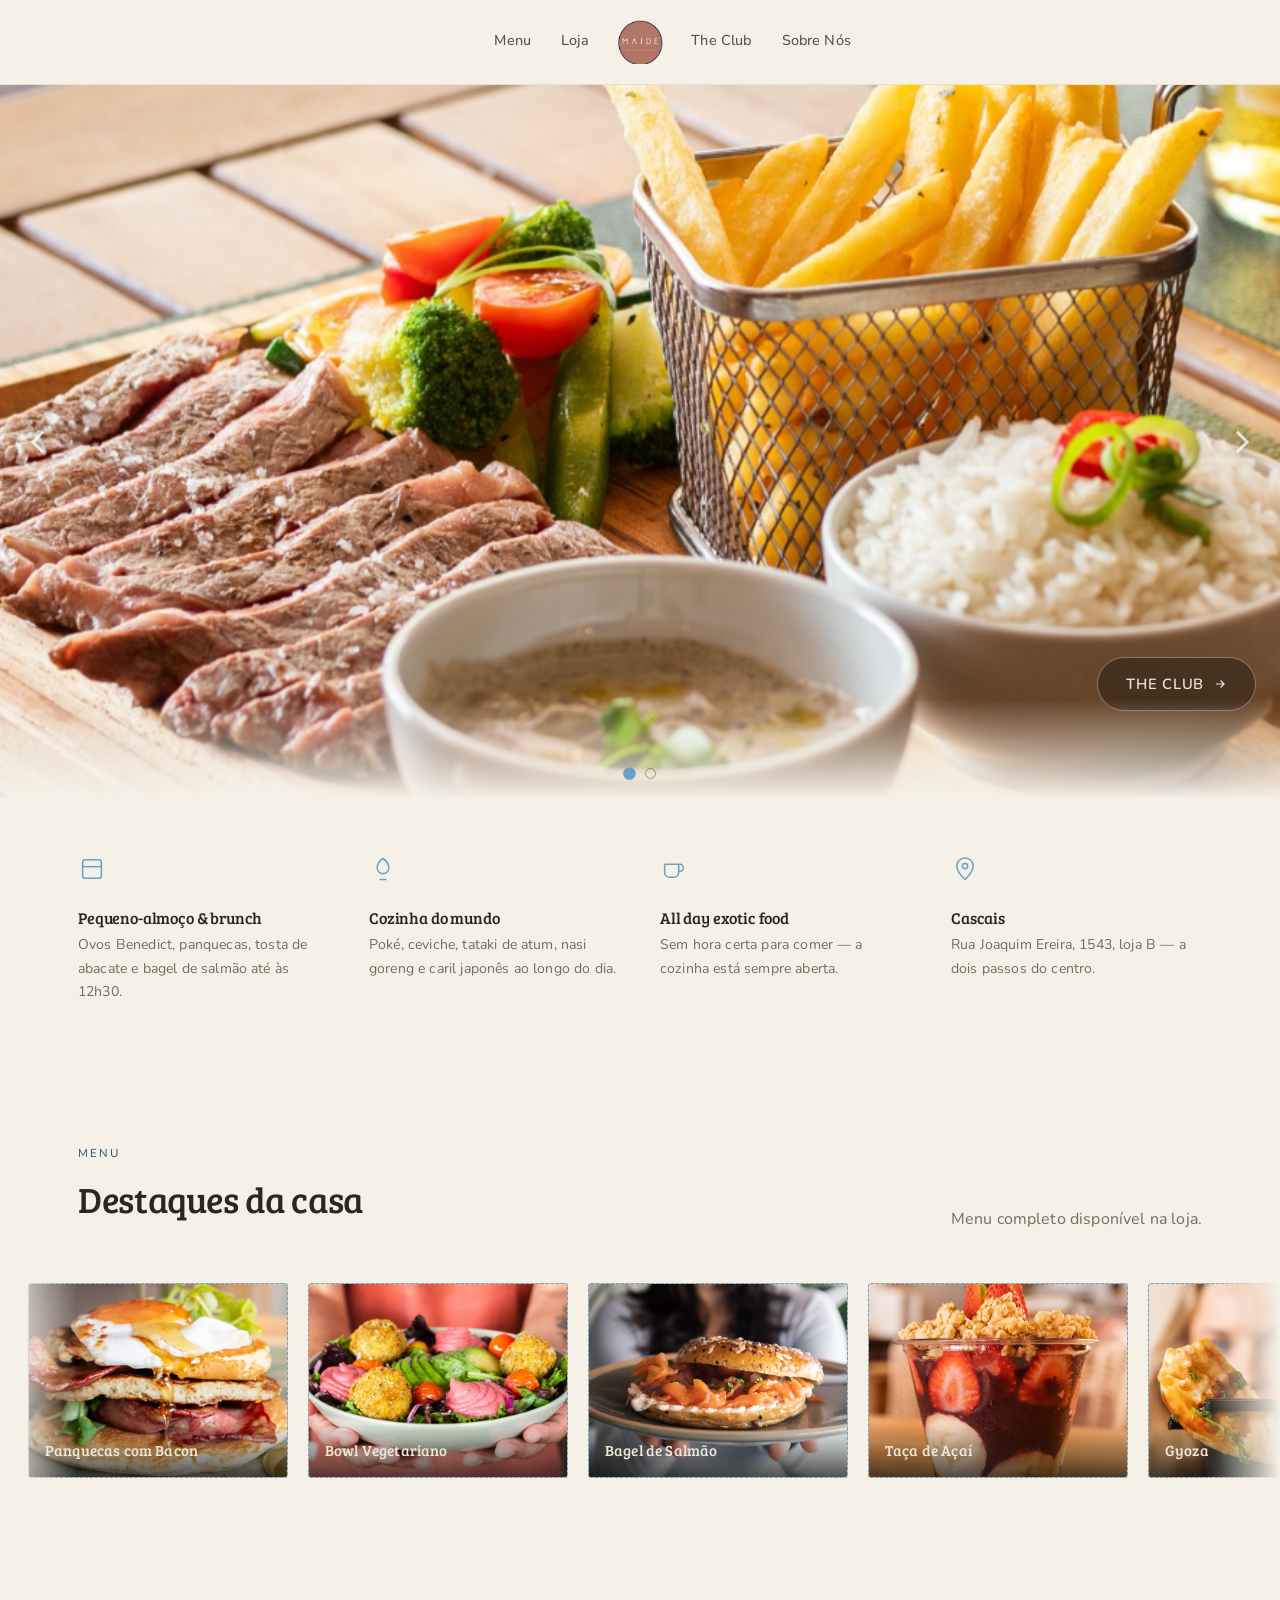
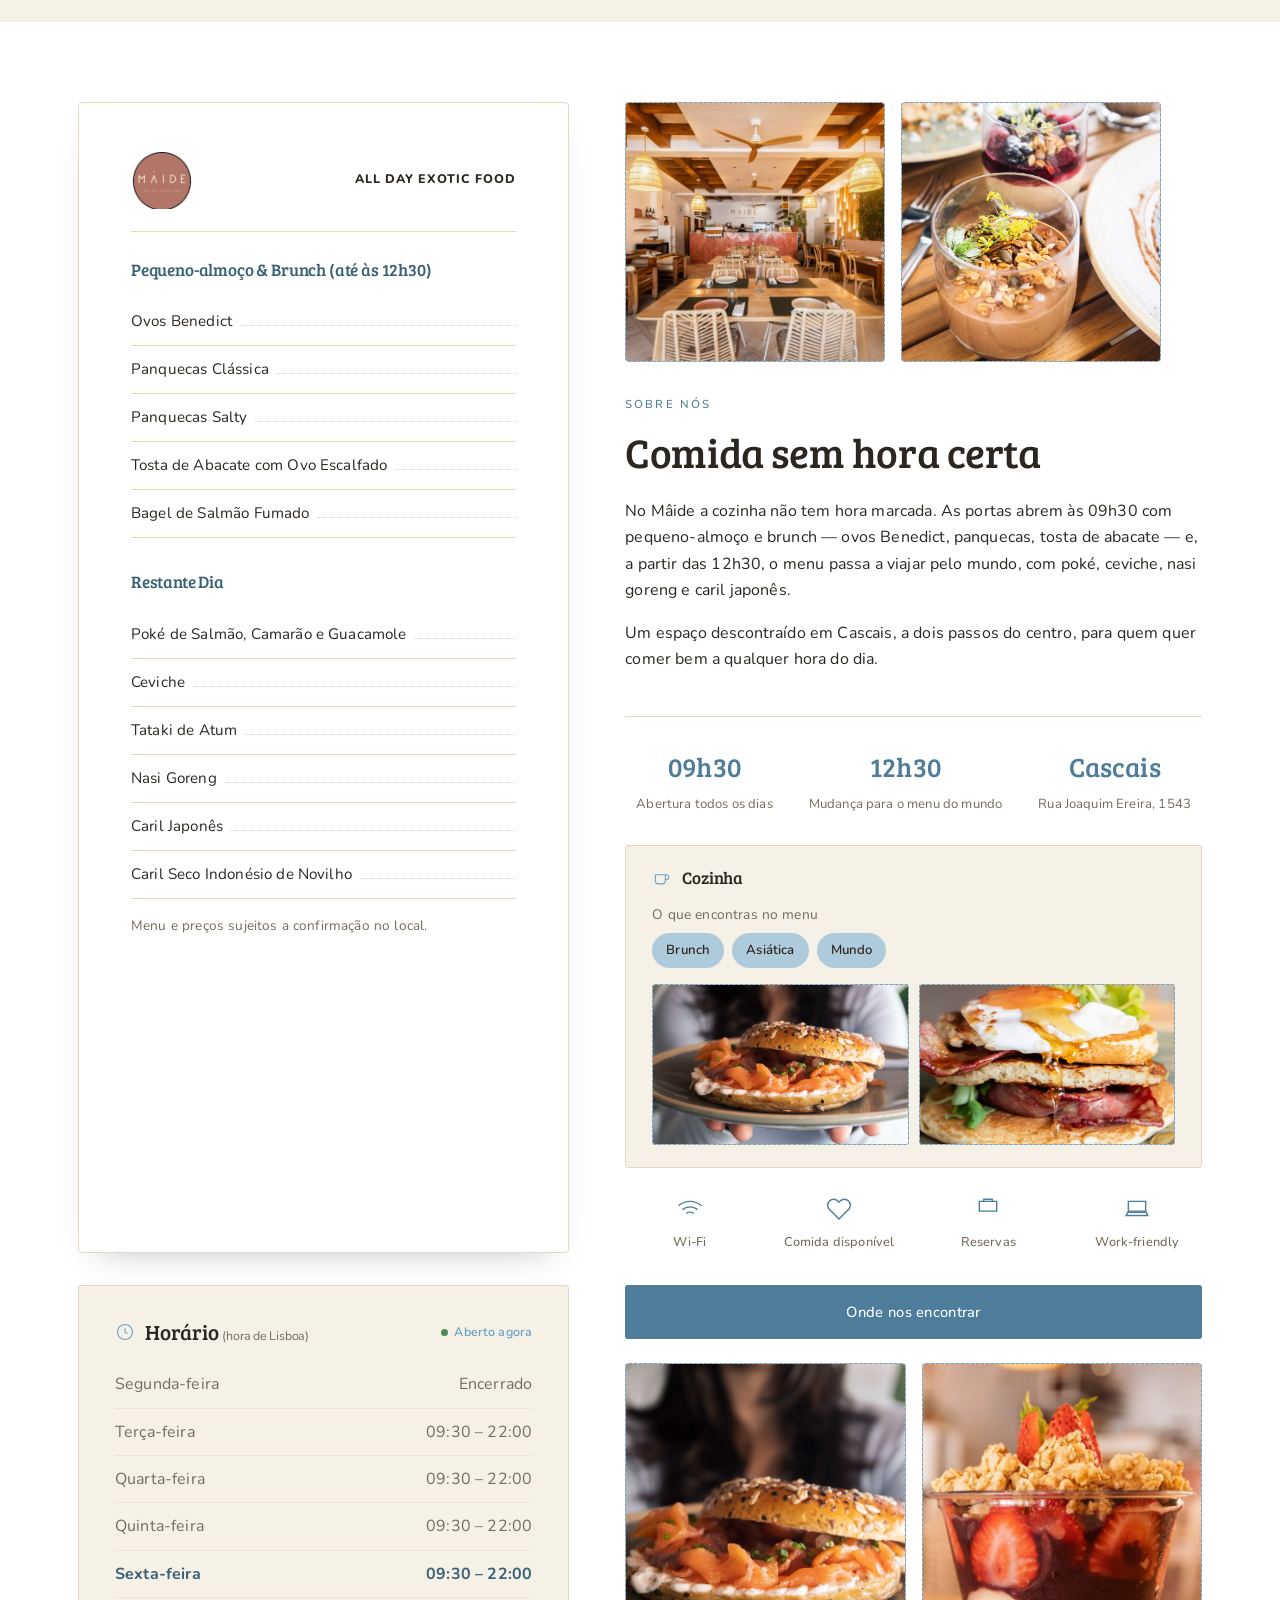
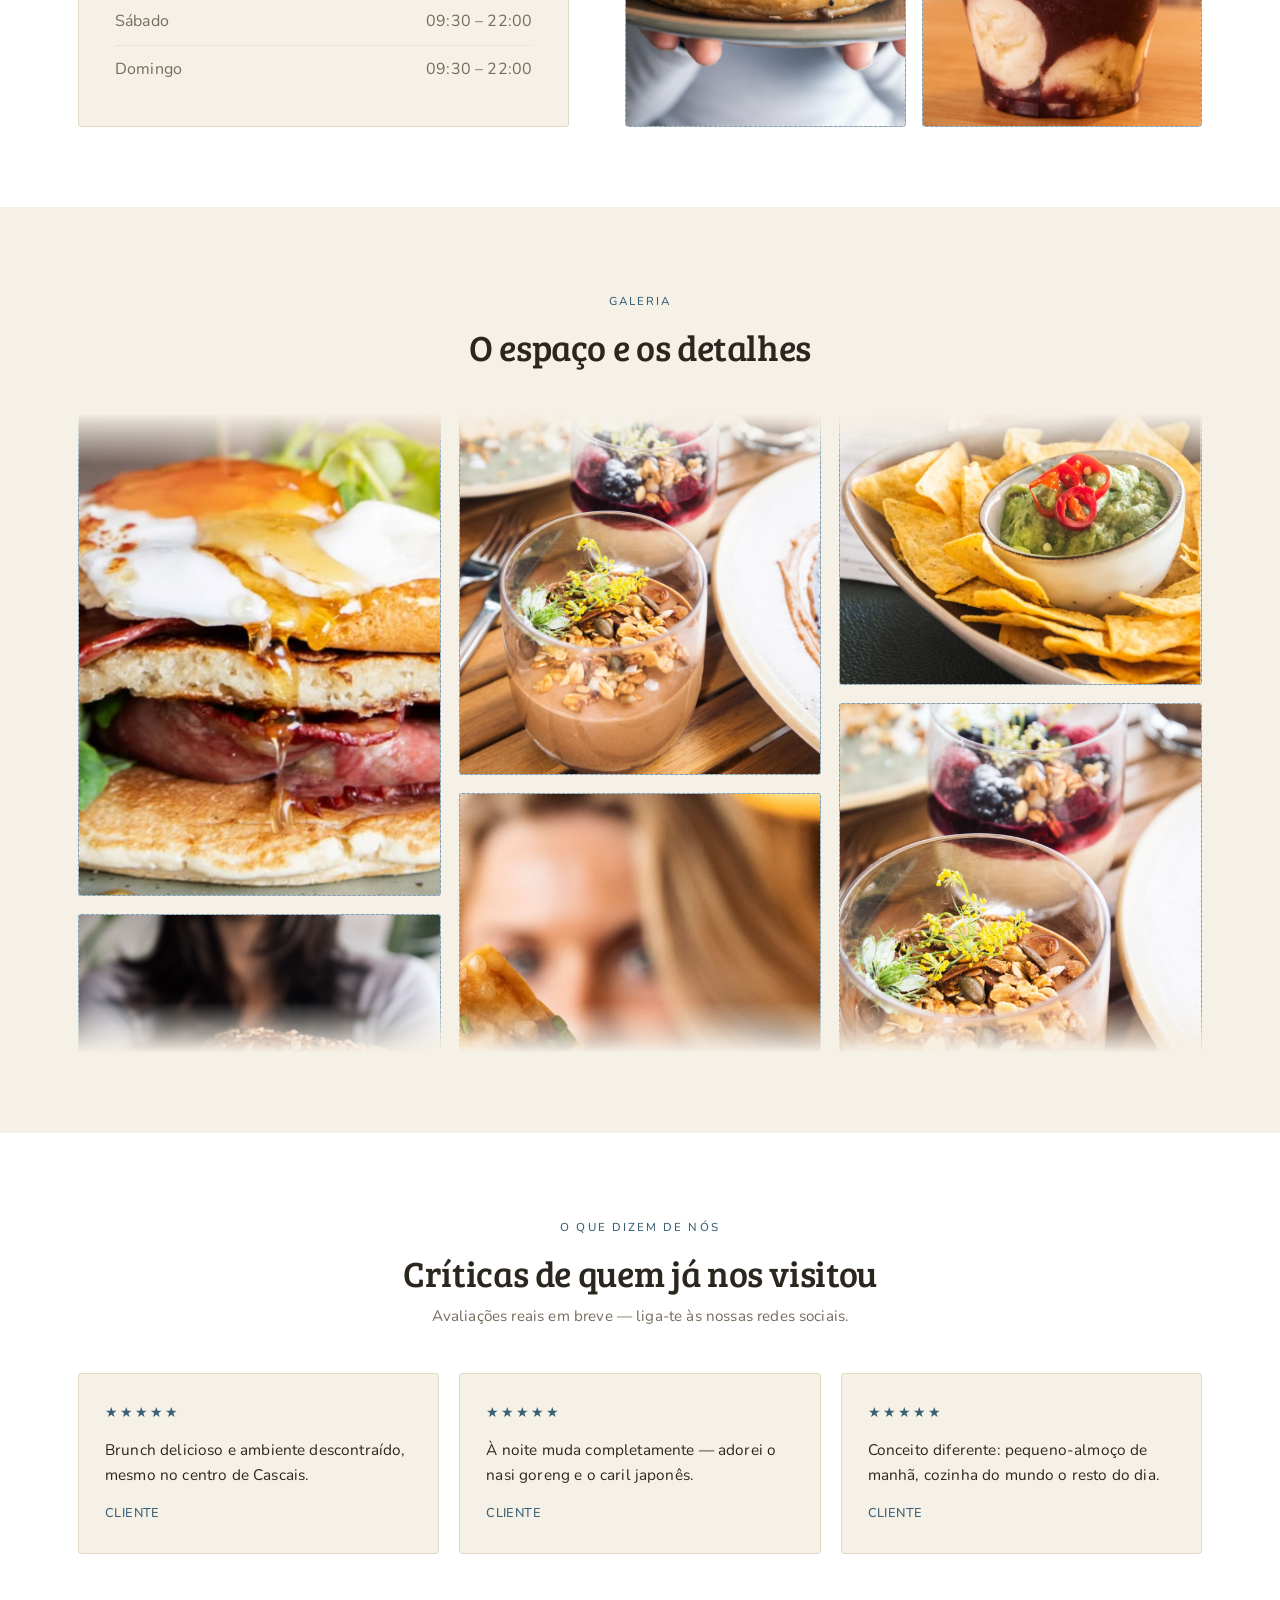
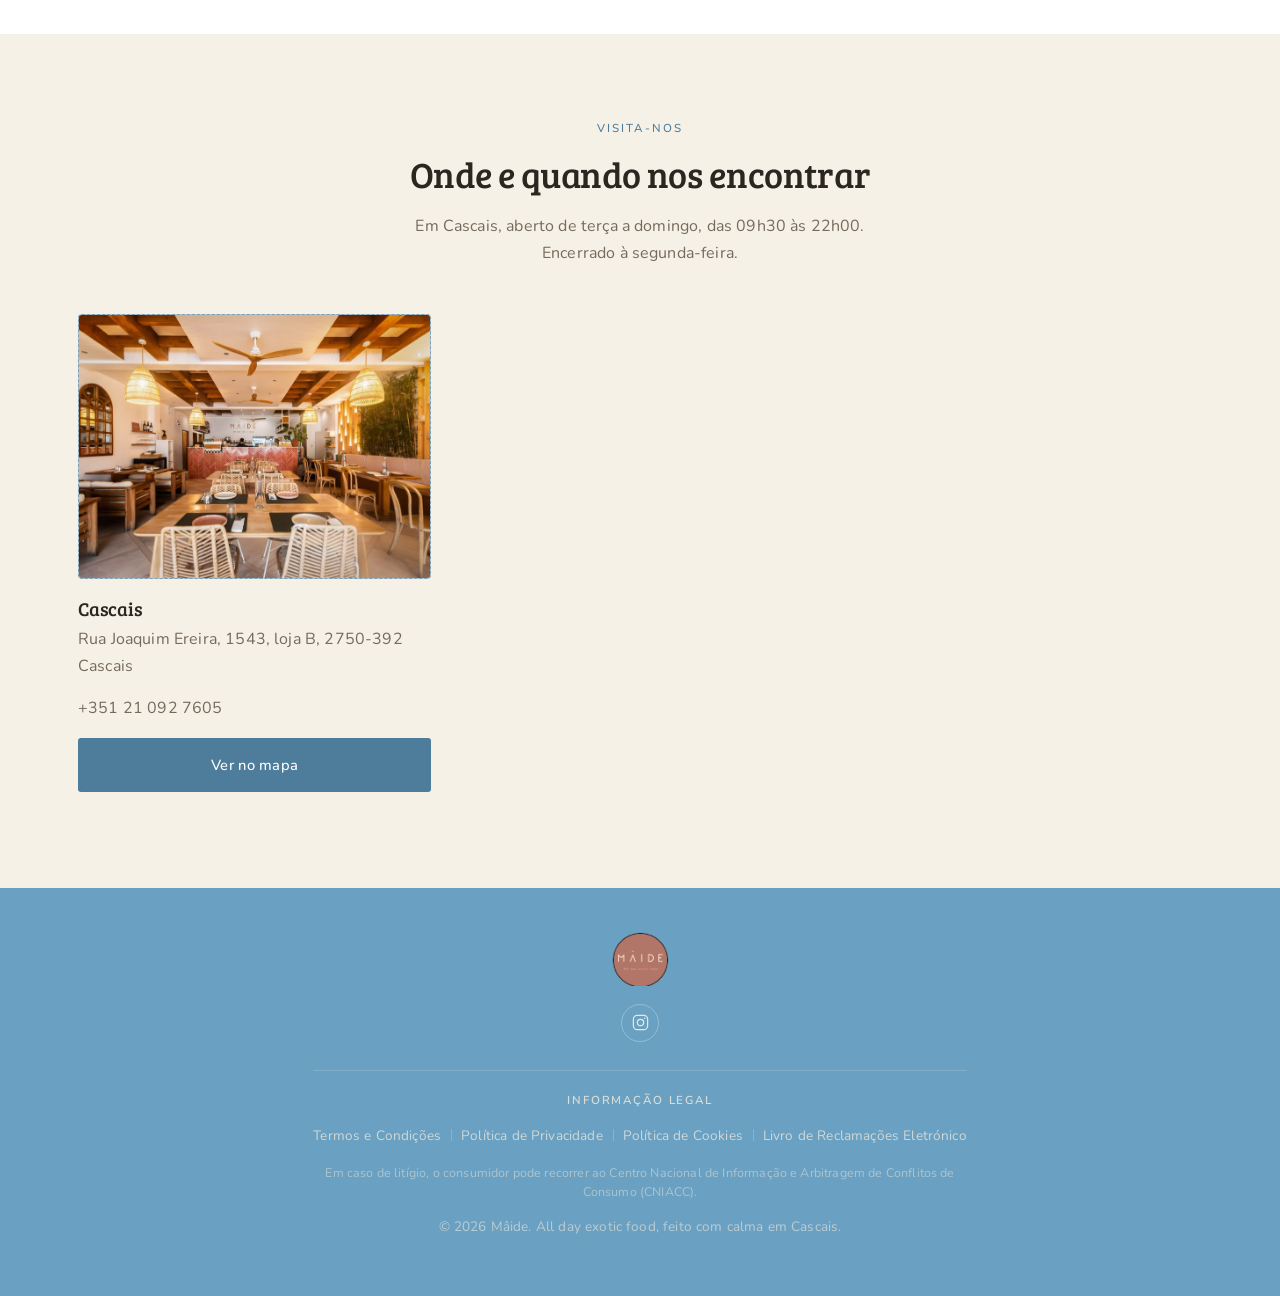
<file: index.html>
<!DOCTYPE html>
<html lang="pt-PT">
<head>
<meta charset="UTF-8">
<meta name="viewport" content="width=device-width, initial-scale=1.0">
<meta name="robots" content="noindex, nofollow">
<title>Mâide | All Day Exotic Food em Cascais</title>
<meta name="description" content="Mâide — All Day Exotic Food em Cascais. Brunch e pequeno-almoço de manhã, cozinha de inspiração asiática à tarde e à noite, num ambiente descontraído.">
<link rel="icon" href="assets/favicon/favicon.ico" sizes="any">
<link rel="icon" type="image/png" sizes="16x16" href="assets/favicon/favicon-16x16.png">
<link rel="icon" type="image/png" sizes="32x32" href="assets/favicon/favicon-32x32.png">
<link rel="icon" type="image/png" sizes="192x192" href="assets/favicon/icon-192.png">
<link rel="apple-touch-icon" sizes="180x180" href="assets/favicon/apple-touch-icon.png">
<link rel="preconnect" href="https://fonts.googleapis.com">
<link rel="preconnect" href="https://fonts.gstatic.com" crossorigin>
<link href="https://fonts.googleapis.com/css2?family=Bree+Serif&family=Nunito:wght@300;400;500;600;700;800&display=swap" rel="stylesheet">
<link rel="stylesheet" href="styles.css">
</head>
<body>

<header class="site-header">
  <div class="container header-inner">
    <button class="nav-toggle" id="navToggle" aria-label="Abrir menu" aria-expanded="false">
      <span></span><span></span><span></span>
    </button>
    <nav class="nav nav-left">
      <a href="#menu">Menu</a>
      <a href="loja.html">Loja</a>
    </nav>
    <a href="#top" class="logo">
      <img src="assets/images/logo/logo-white.png" alt="Mâide" class="logo-img">
    </a>
    <nav class="nav nav-right">
      <a href="theclub.html">The Club</a>
      <a href="sobrenos.html">Sobre Nós</a>
    </nav>
    <div class="header-spacer" aria-hidden="true"></div>
  </div>
  <nav class="nav-mobile" id="navMobile">
    <a href="#menu">Menu</a>
    <a href="loja.html">Loja</a>
    <a href="theclub.html">The Club</a>
    <a href="sobrenos.html">Sobre Nós</a>
  </nav>
</header>

<main id="top">

  <!-- HERO CARROSSEL -->
  <section class="hero-carousel" id="heroCarousel" aria-roledescription="carrossel" aria-label="Produtos Mâide">
    <div class="hero-slides">

      <!-- Slide 1: COZINHA DO MUNDO -->
      <article class="hero-slide is-active" role="group" aria-roledescription="slide" aria-label="1 de 2">
        <div class="hero-slide-media">
          <img class="hero-slide-img" src="assets/images/hero/hero-matcha.jpg" alt="Cozinha do mundo no Mâide">
        </div>
        <a class="hero-cta hero-cta--corner" href="theclub.html">
          The Club
          <svg viewBox="0 0 24 24" fill="none" stroke="currentColor" stroke-width="2"><path d="M5 12h14M13 6l6 6-6 6"/></svg>
        </a>
      </article>

      <!-- Slide 2: ESPAÇO -->
      <article class="hero-slide" role="group" aria-roledescription="slide" aria-label="2 de 2">
        <div class="hero-slide-media">
          <img class="hero-slide-img" src="assets/images/hero/hero-running-club.jpg" alt="Espaço Mâide em Cascais">
        </div>
        <a class="hero-cta hero-cta--corner" href="sobrenos.html">
          Sobre Nós
          <svg viewBox="0 0 24 24" fill="none" stroke="currentColor" stroke-width="2"><path d="M5 12h14M13 6l6 6-6 6"/></svg>
        </a>
      </article>

    </div>

    <button class="hero-arrow hero-arrow--prev" id="heroPrev" type="button" aria-label="Slide anterior">
      <span class="hero-arrow-tri hero-arrow-tri--prev" aria-hidden="true"></span>
    </button>
    <button class="hero-arrow hero-arrow--next" id="heroNext" type="button" aria-label="Slide seguinte">
      <span class="hero-arrow-tri hero-arrow-tri--next" aria-hidden="true"></span>
    </button>

    <div class="hero-dots" id="heroDots" role="tablist" aria-label="Escolher slide">
      <button class="hero-dot is-active" type="button" role="tab" aria-label="Ir para o slide 1" aria-selected="true"></button>
      <button class="hero-dot" type="button" role="tab" aria-label="Ir para o slide 2" aria-selected="false"></button>
    </div>

    <div class="hero-carousel-fade" aria-hidden="true"></div>
  </section>

  <!-- SERVICES -->
  <section class="services">
    <div class="container services-grid">
      <div class="service">
        <svg class="service-icon" viewBox="0 0 24 24" fill="none" stroke="currentColor" stroke-width="1.3"><rect x="4" y="4" width="16" height="16" rx="2"/><path d="M4 10h16"/></svg>
        <h3>Pequeno-almoço &amp; brunch</h3>
        <p>Ovos Benedict, panquecas, tosta de abacate e bagel de salmão até às 12h30.</p>
      </div>
      <div class="service">
        <svg class="service-icon" viewBox="0 0 24 24" fill="none" stroke="currentColor" stroke-width="1.3"><path d="M12 3c3 2 5 5 5 8a5 5 0 0 1-10 0c0-3 2-6 5-8Z"/><path d="M9 21h6"/></svg>
        <h3>Cozinha do mundo</h3>
        <p>Poké, ceviche, tataki de atum, nasi goreng e caril japonês ao longo do dia.</p>
      </div>
      <div class="service">
        <svg class="service-icon" viewBox="0 0 24 24" fill="none" stroke="currentColor" stroke-width="1.3"><path d="M4 8h13a3 3 0 0 1 0 6h-1"/><path d="M4 8v7a4 4 0 0 0 4 4h4a4 4 0 0 0 4-4V8"/></svg>
        <h3>All day exotic food</h3>
        <p>Sem hora certa para comer — a cozinha está sempre aberta.</p>
      </div>
      <div class="service">
        <svg class="service-icon" viewBox="0 0 24 24" fill="none" stroke="currentColor" stroke-width="1.3"><path d="M12 21s7-6.5 7-11.5A7 7 0 0 0 5 9.5C5 14.5 12 21 12 21Z"/><circle cx="12" cy="9.5" r="2.3"/></svg>
        <h3>Cascais</h3>
        <p>Rua Joaquim Ereira, 1543, loja B — a dois passos do centro.</p>
      </div>
    </div>
  </section>

  <!-- MENU HIGHLIGHTS -->
  <section id="menu" class="menu-highlights">
    <div class="container">
      <div class="section-heading section-heading--split">
        <div>
          <span class="eyebrow">Menu</span>
          <h2>Destaques da casa</h2>
        </div>
        <p class="muted section-heading-note">Menu completo disponível na loja.</p>
      </div>
    </div>

    <div class="carousel">
      <div class="carousel-track" id="carouselTrack">
        <figure class="photo-slot photo-slot--carousel" data-label="assets/images/happiestcoffee2.png"><img class="photo" src="assets/images/happiestcoffee2.png" alt="Panquecas com bacon e ovo escalfado"><figcaption>Panquecas com Bacon</figcaption></figure>
        <figure class="photo-slot photo-slot--carousel" data-label="assets/images/happiestcoffee3.png"><img class="photo" src="assets/images/happiestcoffee3.png" alt="Bowl vegetariano com falafel e abacate"><figcaption>Bowl Vegetariano</figcaption></figure>
        <figure class="photo-slot photo-slot--carousel" data-label="assets/images/happiestcoffee4.png"><img class="photo" src="assets/images/happiestcoffee4.png" alt="Bagel de salmão fumado"><figcaption>Bagel de Salmão</figcaption></figure>
        <figure class="photo-slot photo-slot--carousel" data-label="assets/images/happiestcoffee5.png"><img class="photo" src="assets/images/happiestcoffee5.png" alt="Taça de açaí com fruta e granola"><figcaption>Taça de Açaí</figcaption></figure>
        <figure class="photo-slot photo-slot--carousel" data-label="assets/images/happiestcoffee6.png"><img class="photo" src="assets/images/happiestcoffee6.png" alt="Gyoza"><figcaption>Gyoza</figcaption></figure>
        <figure class="photo-slot photo-slot--carousel" data-label="assets/images/happiestcoffee7.png"><img class="photo" src="assets/images/happiestcoffee7.png" alt="Prato de novilho com batata frita e arroz"><figcaption>Prato de Novilho</figcaption></figure>
        <figure class="photo-slot photo-slot--carousel" data-label="assets/images/happiestcoffee8.png"><img class="photo" src="assets/images/happiestcoffee8.png" alt="Guacamole com nachos"><figcaption>Guacamole &amp; Nachos</figcaption></figure>
      </div>
    </div>
  </section>

  <!-- SOBRE / MENU / HORÁRIO -->
  <section id="sobre" class="showcase">
    <div class="container showcase-grid">

      <div class="menu-card">
        <div class="menu-card-header">
          <img src="assets/images/logo/logo-color.png" alt="Mâide" class="menu-card-logo">
          <span class="menu-card-eyebrow">All Day Exotic Food</span>
        </div>
        <div class="menu-list">
          <h3>Pequeno-almoço &amp; Brunch (até às 12h30)</h3>
          <ul>
            <li><span>Ovos Benedict</span><span class="dots"></span></li>
            <li><span>Panquecas Clássica</span><span class="dots"></span></li>
            <li><span>Panquecas Salty</span><span class="dots"></span></li>
            <li><span>Tosta de Abacate com Ovo Escalfado</span><span class="dots"></span></li>
            <li><span>Bagel de Salmão Fumado</span><span class="dots"></span></li>
          </ul>
          <h3>Restante Dia</h3>
          <ul>
            <li><span>Poké de Salmão, Camarão e Guacamole</span><span class="dots"></span></li>
            <li><span>Ceviche</span><span class="dots"></span></li>
            <li><span>Tataki de Atum</span><span class="dots"></span></li>
            <li><span>Nasi Goreng</span><span class="dots"></span></li>
            <li><span>Caril Japonês</span><span class="dots"></span></li>
            <li><span>Caril Seco Indonésio de Novilho</span><span class="dots"></span></li>
          </ul>
          <p class="muted" style="margin-top:1rem;font-size:.85rem;">Menu e preços sujeitos a confirmação no local.</p>
        </div>
      </div>

      <div class="showcase-top">
        <div class="showcase-photos">
          <div class="photo-slot photo-slot--about" data-label="assets/images/sala.png">
            <img class="photo" src="assets/images/sala.png" alt="Interior Mâide">
          </div>
          <div class="photo-slot photo-slot--about" data-label="assets/images/galeria4.png">
            <img class="photo" src="assets/images/galeria4.png" alt="Fila de clientes na tenda Mâide">
          </div>
        </div>

        <div class="about-text">
          <span class="eyebrow eyebrow-blue">Sobre nós</span>
          <h2>Comida sem hora certa</h2>
          <p>
            No Mâide a cozinha não tem hora marcada. As portas abrem às 09h30 com
            pequeno-almoço e brunch — ovos Benedict, panquecas, tosta de abacate — e,
            a partir das 12h30, o menu passa a viajar pelo mundo, com poké, ceviche,
            nasi goreng e caril japonês.
          </p>
          <p>
            Um espaço descontraído em Cascais, a dois passos do centro, para quem quer
            comer bem a qualquer hora do dia.
          </p>
        </div>

        <div class="about-stats about-stats--center">
          <div class="stat">
            <strong>09h30</strong>
            <span>Abertura todos os dias</span>
          </div>
          <div class="stat">
            <strong>12h30</strong>
            <span>Mudança para o menu do mundo</span>
          </div>
          <div class="stat">
            <strong>Cascais</strong>
            <span>Rua Joaquim Ereira, 1543</span>
          </div>
        </div>

        <div class="info-card info-card--cafe">
          <div class="info-card-head">
            <svg viewBox="0 0 24 24" fill="none" stroke="currentColor" stroke-width="1.3"><path d="M4 8h13a3 3 0 0 1 0 6h-1"/><path d="M4 8v7a4 4 0 0 0 4 4h4a4 4 0 0 0 4-4V8"/></svg>
            <h3>Cozinha</h3>
          </div>
          <p class="info-card-subtitle">O que encontras no menu</p>
          <ul class="pill-list">
            <li>Brunch</li>
            <li>Asiática</li>
            <li>Mundo</li>
          </ul>
          <div class="info-card-photos">
            <div class="photo-slot photo-slot--info" data-label="assets/images/preparacao1.png"><img class="photo" src="assets/images/preparacao1.png" alt="Café"></div>
            <div class="photo-slot photo-slot--info" data-label="assets/images/preparacao2.png"><img class="photo" src="assets/images/preparacao2.png" alt="Café"></div>
          </div>
        </div>

        <div class="feature-icons">
          <div class="feature-icon">
            <svg viewBox="0 0 24 24" fill="none" stroke="currentColor" stroke-width="1.3"><path d="M1.42 9a16 16 0 0 1 21.16 0"/><path d="M5 12.55a11 11 0 0 1 14.08 0"/><path d="M8.53 16.11a6 6 0 0 1 6.95 0"/><line x1="12" y1="20" x2="12.01" y2="20"/></svg>
            <span>Wi-Fi</span>
          </div>
          <div class="feature-icon">
            <svg viewBox="0 0 24 24" fill="none" stroke="currentColor" stroke-width="1.3"><path d="M20.84 4.61a5.5 5.5 0 0 0-7.78 0L12 5.67l-1.06-1.06a5.5 5.5 0 0 0-7.78 7.78l1.06 1.06L12 21.23l7.78-7.78 1.06-1.06a5.5 5.5 0 0 0 0-7.78z"/></svg>
            <span>Comida disponível</span>
          </div>
          <div class="feature-icon">
            <svg viewBox="0 0 24 24" fill="none" stroke="currentColor" stroke-width="1.3"><path d="M4 5h16v9H4z"/><path d="M8 5V3h8v2"/></svg>
            <span>Reservas</span>
          </div>
          <div class="feature-icon">
            <svg viewBox="0 0 24 24" fill="none" stroke="currentColor" stroke-width="1.3"><path d="M4 5h16v9H4z"/><path d="M2 18h20l-1.5-3H3.5z"/></svg>
            <span>Work-friendly</span>
          </div>
        </div>
      </div>

      <div class="info-card info-card--hours">
        <div class="info-card-head">
          <svg viewBox="0 0 24 24" fill="none" stroke="currentColor" stroke-width="1.3"><circle cx="12" cy="12" r="9"/><path d="M12 7v5l3 2"/></svg>
          <h3>Horário <span class="info-card-note">(hora de Lisboa)</span></h3>
          <span class="open-status" id="openStatus"><span class="open-dot"></span><span id="openStatusText">A verificar…</span></span>
        </div>
        <ul class="hours-list" id="hoursList">
          <li data-day="1"><span>Segunda-feira</span><span>Encerrado</span></li>
          <li data-day="2"><span>Terça-feira</span><span>09:30 – 22:00</span></li>
          <li data-day="3"><span>Quarta-feira</span><span>09:30 – 22:00</span></li>
          <li data-day="4"><span>Quinta-feira</span><span>09:30 – 22:00</span></li>
          <li data-day="5"><span>Sexta-feira</span><span>09:30 – 22:00</span></li>
          <li data-day="6"><span>Sábado</span><span>09:30 – 22:00</span></li>
          <li data-day="0"><span>Domingo</span><span>09:30 – 22:00</span></li>
        </ul>
      </div>

      <div class="showcase-bottom">
        <a href="#visitar" class="btn btn-blue showcase-cta">Onde nos encontrar</a>

        <div class="showcase-photos">
          <div class="photo-slot photo-slot--about" data-label="assets/images/galeria2.png">
            <img class="photo" src="assets/images/galeria2.png" alt="Bolacha e café ao pequeno-almoço">
          </div>
          <div class="photo-slot photo-slot--about" data-label="assets/images/galeria9.png">
            <img class="photo" src="assets/images/galeria9.png" alt="Muffin e café Mâide">
          </div>
        </div>
      </div>

    </div>
  </section>

  <!-- GALERIA -->
  <section id="galeria" class="gallery">
    <div class="container">
      <div class="section-heading">
        <span class="eyebrow">Galeria</span>
        <h2>O espaço e os detalhes</h2>
      </div>
    </div>
    <div class="gallery-columns">
      <div class="gallery-col gallery-col--up" id="galCol1">
        <div class="photo-slot photo-slot--gallery photo-slot--tall" data-label="assets/images/galeria1.png"><img class="photo" src="assets/images/galeria1.png" alt=""></div>
        <div class="photo-slot photo-slot--gallery photo-slot--square" data-label="assets/images/galeria2.png"><img class="photo" src="assets/images/galeria2.png" alt=""></div>
        <div class="photo-slot photo-slot--gallery photo-slot--short" data-label="assets/images/galeria3.png"><img class="photo" src="assets/images/galeria3.png" alt=""></div>
      </div>
      <div class="gallery-col gallery-col--down" id="galCol2">
        <div class="photo-slot photo-slot--gallery photo-slot--square" data-label="assets/images/galeria4.png"><img class="photo" src="assets/images/galeria4.png" alt=""></div>
        <div class="photo-slot photo-slot--gallery photo-slot--tall" data-label="assets/images/galeria5.png"><img class="photo" src="assets/images/galeria5.png" alt=""></div>
        <div class="photo-slot photo-slot--gallery photo-slot--square" data-label="assets/images/galeria6.png"><img class="photo" src="assets/images/galeria6.png" alt=""></div>
      </div>
      <div class="gallery-col gallery-col--up gallery-col--fast" id="galCol3">
        <div class="photo-slot photo-slot--gallery photo-slot--short" data-label="assets/images/galeria7.png"><img class="photo" src="assets/images/galeria7.png" alt=""></div>
        <div class="photo-slot photo-slot--gallery photo-slot--tall" data-label="assets/images/galeria8.png"><img class="photo" src="assets/images/galeria8.png" alt=""></div>
        <div class="photo-slot photo-slot--gallery photo-slot--square" data-label="assets/images/galeria9.png"><img class="photo" src="assets/images/galeria9.png" alt=""></div>
      </div>
    </div>
  </section>

  <!-- CRITICAS -->
  <section id="criticas" class="reviews">
    <div class="container">
      <div class="section-heading">
        <span class="eyebrow">O que dizem de nós</span>
        <h2>Críticas de quem já nos visitou</h2>
        <p class="reviews-score muted">Avaliações reais em breve — liga-te às nossas redes sociais.</p>
      </div>
      <div class="reviews-grid">
        <blockquote class="review-card">
          <div class="stars">★★★★★</div>
          <p>Brunch delicioso e ambiente descontraído, mesmo no centro de Cascais.</p>
          <footer>Cliente</footer>
        </blockquote>
        <blockquote class="review-card">
          <div class="stars">★★★★★</div>
          <p>À noite muda completamente — adorei o nasi goreng e o caril japonês.</p>
          <footer>Cliente</footer>
        </blockquote>
        <blockquote class="review-card">
          <div class="stars">★★★★★</div>
          <p>Conceito diferente: pequeno-almoço de manhã, cozinha do mundo o resto do dia.</p>
          <footer>Cliente</footer>
        </blockquote>
      </div>
    </div>
  </section>

  <!-- VISITAR -->
  <section id="visitar" class="visit">
    <div class="container">
      <div class="section-heading">
        <span class="eyebrow eyebrow-blue">Visita-nos</span>
        <h2>Onde e quando nos encontrar</h2>
        <p class="muted">Em Cascais, aberto de terça a domingo, das 09h30 às 22h00. Encerrado à segunda-feira.</p>
      </div>
    </div>

    <div class="container visit-locations">
      <article class="location-card">
        <div class="photo-slot photo-slot--location" data-label="assets/images/entrada-cascais.jpg"><img class="photo" src="assets/images/entrada-cascais.jpg" alt="Mâide em Cascais"></div>
        <div class="location-info">
          <h3>Cascais</h3>
          <p>Rua Joaquim Ereira, 1543, loja B, 2750-392 Cascais</p>
          <p><a href="tel:+351210927605">+351 21 092 7605</a></p>
          <a class="btn btn-blue location-map-btn" href="https://www.google.com/maps/dir/?api=1&map_action=map&destination=Rua%20Joaquim%20Ereira%2C%201543%2C%20loja%20B%2C2750-392%2CCascais" target="_blank" rel="noopener">
            Ver no mapa
          </a>
        </div>
      </article>
    </div>
  </section>

</main>

<footer class="site-footer">
  <div class="container footer-inner">
    <img src="assets/images/logo/logo-white.png" alt="Mâide" class="footer-logo">
    <a class="social-link social-link--footer" href="https://www.instagram.com/maide.cascais/" target="_blank" rel="noopener" aria-label="Mâide no Instagram">
      <svg viewBox="0 0 24 24" fill="none" stroke="currentColor" stroke-width="1.5"><rect x="3" y="3" width="18" height="18" rx="5"/><circle cx="12" cy="12" r="4"/><circle cx="17.3" cy="6.7" r="0.9" fill="currentColor" stroke="none"/></svg>
    </a>
    <nav class="footer-legal" aria-label="Informação legal">
      <span class="footer-legal-title">Informação Legal</span>
      <ul class="footer-legal-links">
        <li><a href="termos.html">Termos e Condições</a></li>
        <li><a href="privacidade.html">Política de Privacidade</a></li>
        <li><a href="cookies.html">Política de Cookies</a></li>
        <li><a href="https://www.livroreclamacoes.pt/" target="_blank" rel="noopener">Livro de Reclamações Eletrónico</a></li>
      </ul>
      <p class="footer-legal-note">Em caso de litígio, o consumidor pode recorrer ao Centro Nacional de Informação e Arbitragem de Conflitos de Consumo (CNIACC).</p>
    </nav>
    <p class="muted">&copy; 2026 Mâide. All day exotic food, feito com calma em Cascais.</p>
  </div>
</footer>

<script src="script.js"></script>
</body>
</html>
</file>
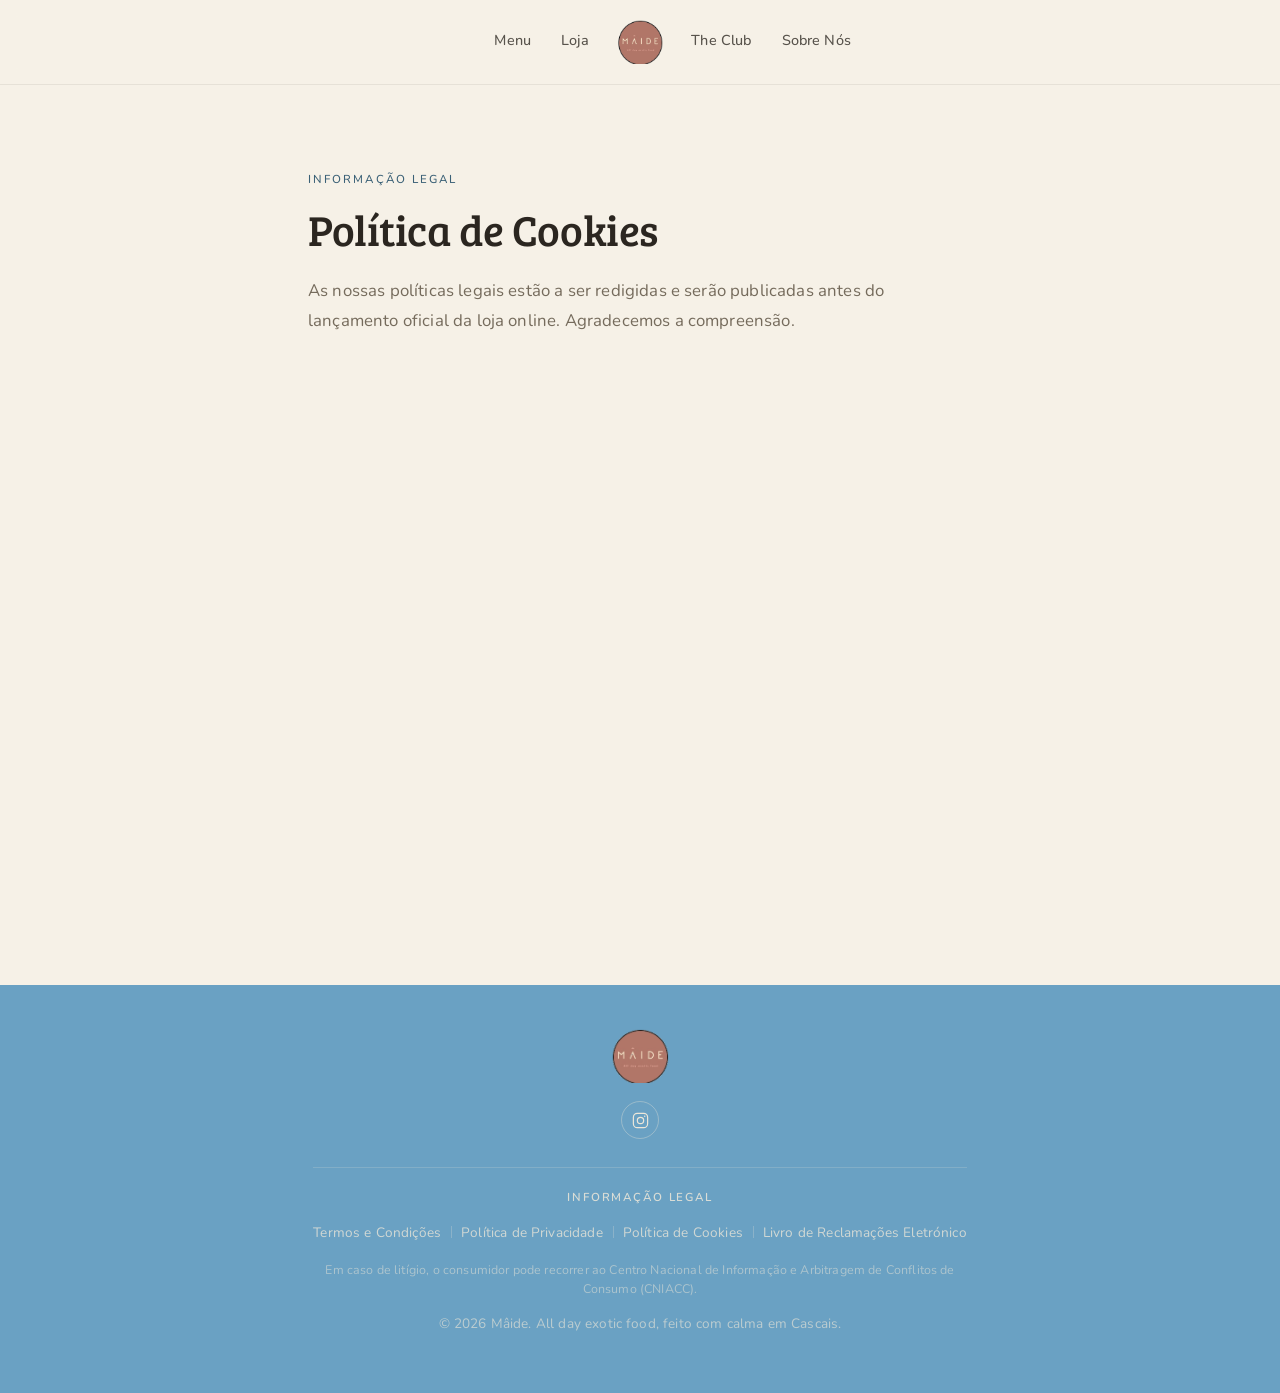
<file: cookies.html>
<!DOCTYPE html>
<html lang="pt-PT">
<head>
<meta charset="UTF-8">
<meta name="viewport" content="width=device-width, initial-scale=1.0">
<meta name="robots" content="noindex, nofollow">
<title>Política de Cookies | Mâide</title>
<meta name="description" content="Política de Cookies do Mâide — em preparação, a publicar antes do lançamento da loja online.">
<link rel="icon" href="assets/favicon/favicon.ico" sizes="any">
<link rel="icon" type="image/png" sizes="16x16" href="assets/favicon/favicon-16x16.png">
<link rel="icon" type="image/png" sizes="32x32" href="assets/favicon/favicon-32x32.png">
<link rel="icon" type="image/png" sizes="192x192" href="assets/favicon/icon-192.png">
<link rel="apple-touch-icon" sizes="180x180" href="assets/favicon/apple-touch-icon.png">
<link rel="preconnect" href="https://fonts.googleapis.com">
<link rel="preconnect" href="https://fonts.gstatic.com" crossorigin>
<link href="https://fonts.googleapis.com/css2?family=Bree+Serif&family=Nunito:wght@300;400;500;600;700;800&display=swap" rel="stylesheet">
<link rel="stylesheet" href="styles.css">
</head>
<body>

<header class="site-header">
  <div class="container header-inner">
    <button class="nav-toggle" id="navToggle" aria-label="Abrir menu" aria-expanded="false">
      <span></span><span></span><span></span>
    </button>
    <nav class="nav nav-left">
      <a href="index.html#menu">Menu</a>
      <a href="loja.html">Loja</a>
    </nav>
    <a href="index.html" class="logo">
      <img src="assets/images/logo/logo-white.png" alt="Mâide" class="logo-img">
    </a>
    <nav class="nav nav-right">
      <a href="theclub.html">The Club</a>
      <a href="sobrenos.html">Sobre Nós</a>
    </nav>
    <div class="header-spacer" aria-hidden="true"></div>
  </div>
  <nav class="nav-mobile" id="navMobile">
    <a href="index.html#menu">Menu</a>
    <a href="loja.html">Loja</a>
    <a href="theclub.html">The Club</a>
    <a href="sobrenos.html">Sobre Nós</a>
  </nav>
</header>

<main id="top" class="legal-main">

  <section class="legal-page">
    <div class="container legal-prose">
      <span class="eyebrow">Informação Legal</span>
      <h1>Política de Cookies</h1>
      <p>As nossas políticas legais estão a ser redigidas e serão publicadas antes do lançamento oficial da loja online. Agradecemos a compreensão.</p>
    </div>
  </section>

</main>

<footer class="site-footer">
  <div class="container footer-inner">
    <img src="assets/images/logo/logo-white.png" alt="Mâide" class="footer-logo">
    <a class="social-link social-link--footer" href="https://www.instagram.com/maide.cascais/" target="_blank" rel="noopener" aria-label="Mâide no Instagram">
      <svg viewBox="0 0 24 24" fill="none" stroke="currentColor" stroke-width="1.5"><rect x="3" y="3" width="18" height="18" rx="5"/><circle cx="12" cy="12" r="4"/><circle cx="17.3" cy="6.7" r="0.9" fill="currentColor" stroke="none"/></svg>
    </a>
    <nav class="footer-legal" aria-label="Informação legal">
      <span class="footer-legal-title">Informação Legal</span>
      <ul class="footer-legal-links">
        <li><a href="termos.html">Termos e Condições</a></li>
        <li><a href="privacidade.html">Política de Privacidade</a></li>
        <li><a href="cookies.html">Política de Cookies</a></li>
        <li><a href="https://www.livroreclamacoes.pt/" target="_blank" rel="noopener">Livro de Reclamações Eletrónico</a></li>
      </ul>
      <p class="footer-legal-note">Em caso de litígio, o consumidor pode recorrer ao Centro Nacional de Informação e Arbitragem de Conflitos de Consumo (CNIACC).</p>
    </nav>
    <p class="muted">&copy; 2026 Mâide. All day exotic food, feito com calma em Cascais.</p>
  </div>
</footer>

<script src="script.js"></script>
</body>
</html>
</file>
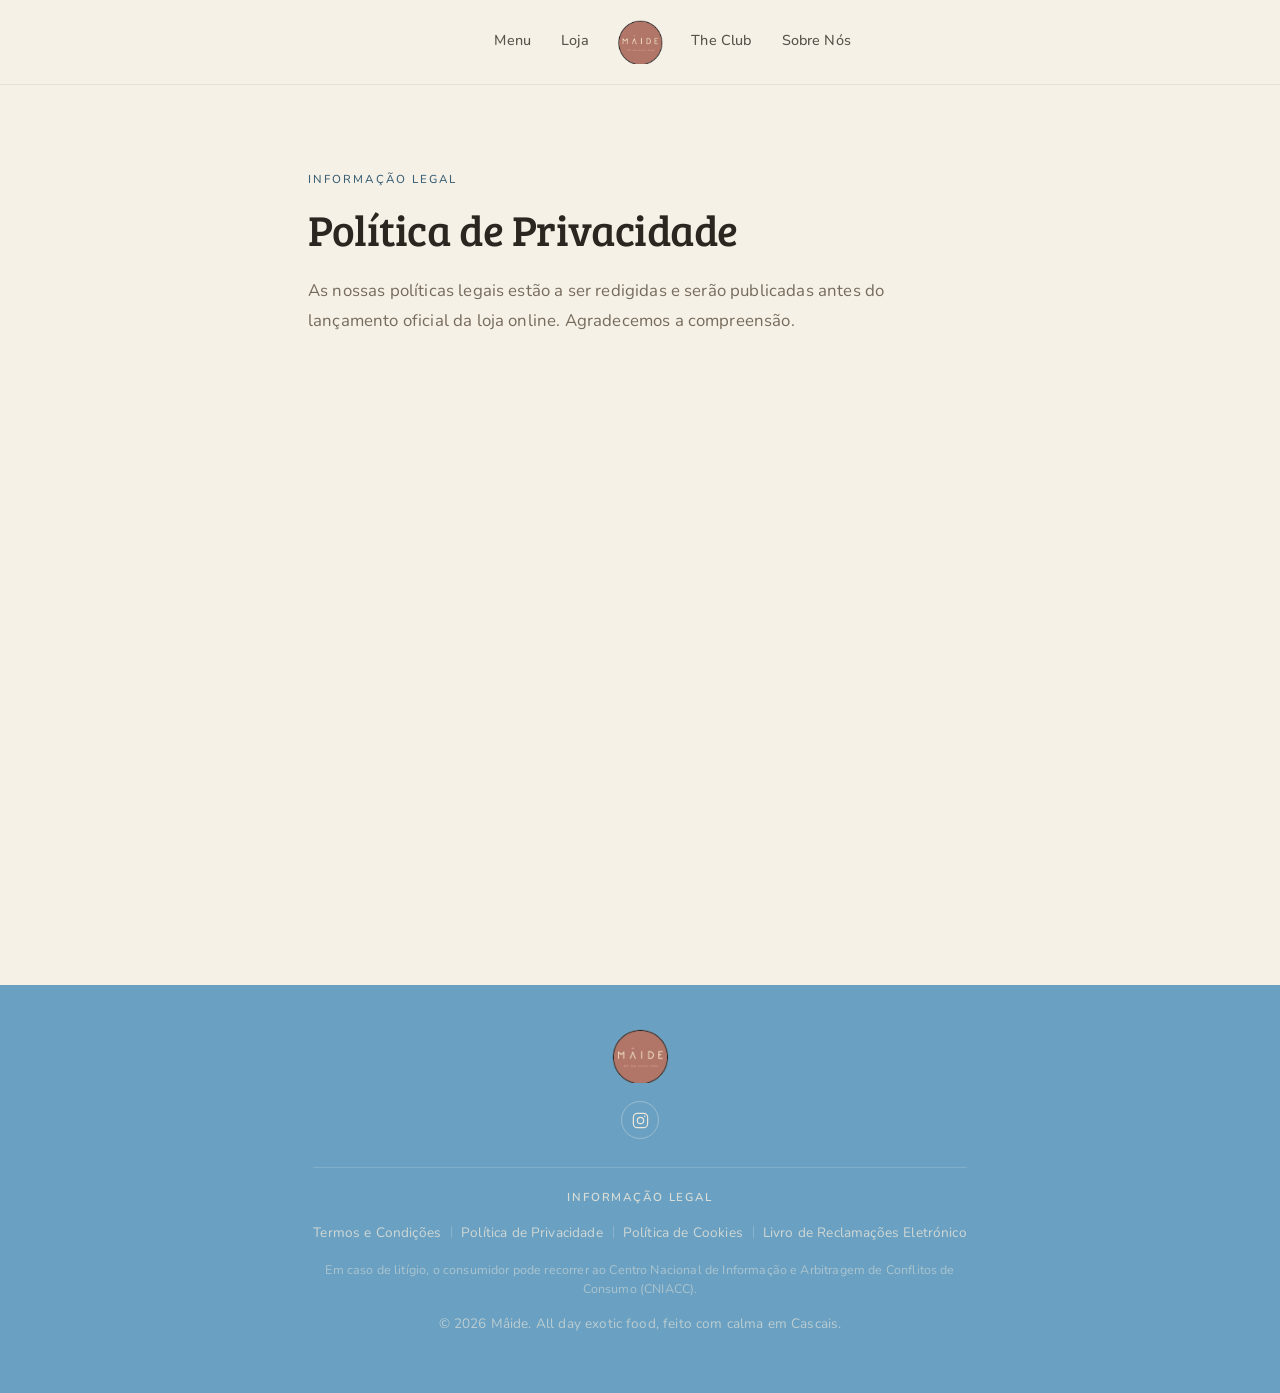
<file: privacidade.html>
<!DOCTYPE html>
<html lang="pt-PT">
<head>
<meta charset="UTF-8">
<meta name="viewport" content="width=device-width, initial-scale=1.0">
<meta name="robots" content="noindex, nofollow">
<title>Política de Privacidade | Mâide</title>
<meta name="description" content="Política de Privacidade do Mâide — em preparação, a publicar antes do lançamento da loja online.">
<link rel="icon" href="assets/favicon/favicon.ico" sizes="any">
<link rel="icon" type="image/png" sizes="16x16" href="assets/favicon/favicon-16x16.png">
<link rel="icon" type="image/png" sizes="32x32" href="assets/favicon/favicon-32x32.png">
<link rel="icon" type="image/png" sizes="192x192" href="assets/favicon/icon-192.png">
<link rel="apple-touch-icon" sizes="180x180" href="assets/favicon/apple-touch-icon.png">
<link rel="preconnect" href="https://fonts.googleapis.com">
<link rel="preconnect" href="https://fonts.gstatic.com" crossorigin>
<link href="https://fonts.googleapis.com/css2?family=Bree+Serif&family=Nunito:wght@300;400;500;600;700;800&display=swap" rel="stylesheet">
<link rel="stylesheet" href="styles.css">
</head>
<body>

<header class="site-header">
  <div class="container header-inner">
    <button class="nav-toggle" id="navToggle" aria-label="Abrir menu" aria-expanded="false">
      <span></span><span></span><span></span>
    </button>
    <nav class="nav nav-left">
      <a href="index.html#menu">Menu</a>
      <a href="loja.html">Loja</a>
    </nav>
    <a href="index.html" class="logo">
      <img src="assets/images/logo/logo-white.png" alt="Mâide" class="logo-img">
    </a>
    <nav class="nav nav-right">
      <a href="theclub.html">The Club</a>
      <a href="sobrenos.html">Sobre Nós</a>
    </nav>
    <div class="header-spacer" aria-hidden="true"></div>
  </div>
  <nav class="nav-mobile" id="navMobile">
    <a href="index.html#menu">Menu</a>
    <a href="loja.html">Loja</a>
    <a href="theclub.html">The Club</a>
    <a href="sobrenos.html">Sobre Nós</a>
  </nav>
</header>

<main id="top" class="legal-main">

  <section class="legal-page">
    <div class="container legal-prose">
      <span class="eyebrow">Informação Legal</span>
      <h1>Política de Privacidade</h1>
      <p>As nossas políticas legais estão a ser redigidas e serão publicadas antes do lançamento oficial da loja online. Agradecemos a compreensão.</p>
    </div>
  </section>

</main>

<footer class="site-footer">
  <div class="container footer-inner">
    <img src="assets/images/logo/logo-white.png" alt="Mâide" class="footer-logo">
    <a class="social-link social-link--footer" href="https://www.instagram.com/maide.cascais/" target="_blank" rel="noopener" aria-label="Mâide no Instagram">
      <svg viewBox="0 0 24 24" fill="none" stroke="currentColor" stroke-width="1.5"><rect x="3" y="3" width="18" height="18" rx="5"/><circle cx="12" cy="12" r="4"/><circle cx="17.3" cy="6.7" r="0.9" fill="currentColor" stroke="none"/></svg>
    </a>
    <nav class="footer-legal" aria-label="Informação legal">
      <span class="footer-legal-title">Informação Legal</span>
      <ul class="footer-legal-links">
        <li><a href="termos.html">Termos e Condições</a></li>
        <li><a href="privacidade.html">Política de Privacidade</a></li>
        <li><a href="cookies.html">Política de Cookies</a></li>
        <li><a href="https://www.livroreclamacoes.pt/" target="_blank" rel="noopener">Livro de Reclamações Eletrónico</a></li>
      </ul>
      <p class="footer-legal-note">Em caso de litígio, o consumidor pode recorrer ao Centro Nacional de Informação e Arbitragem de Conflitos de Consumo (CNIACC).</p>
    </nav>
    <p class="muted">&copy; 2026 Mâide. All day exotic food, feito com calma em Cascais.</p>
  </div>
</footer>

<script src="script.js"></script>
</body>
</html>
</file>
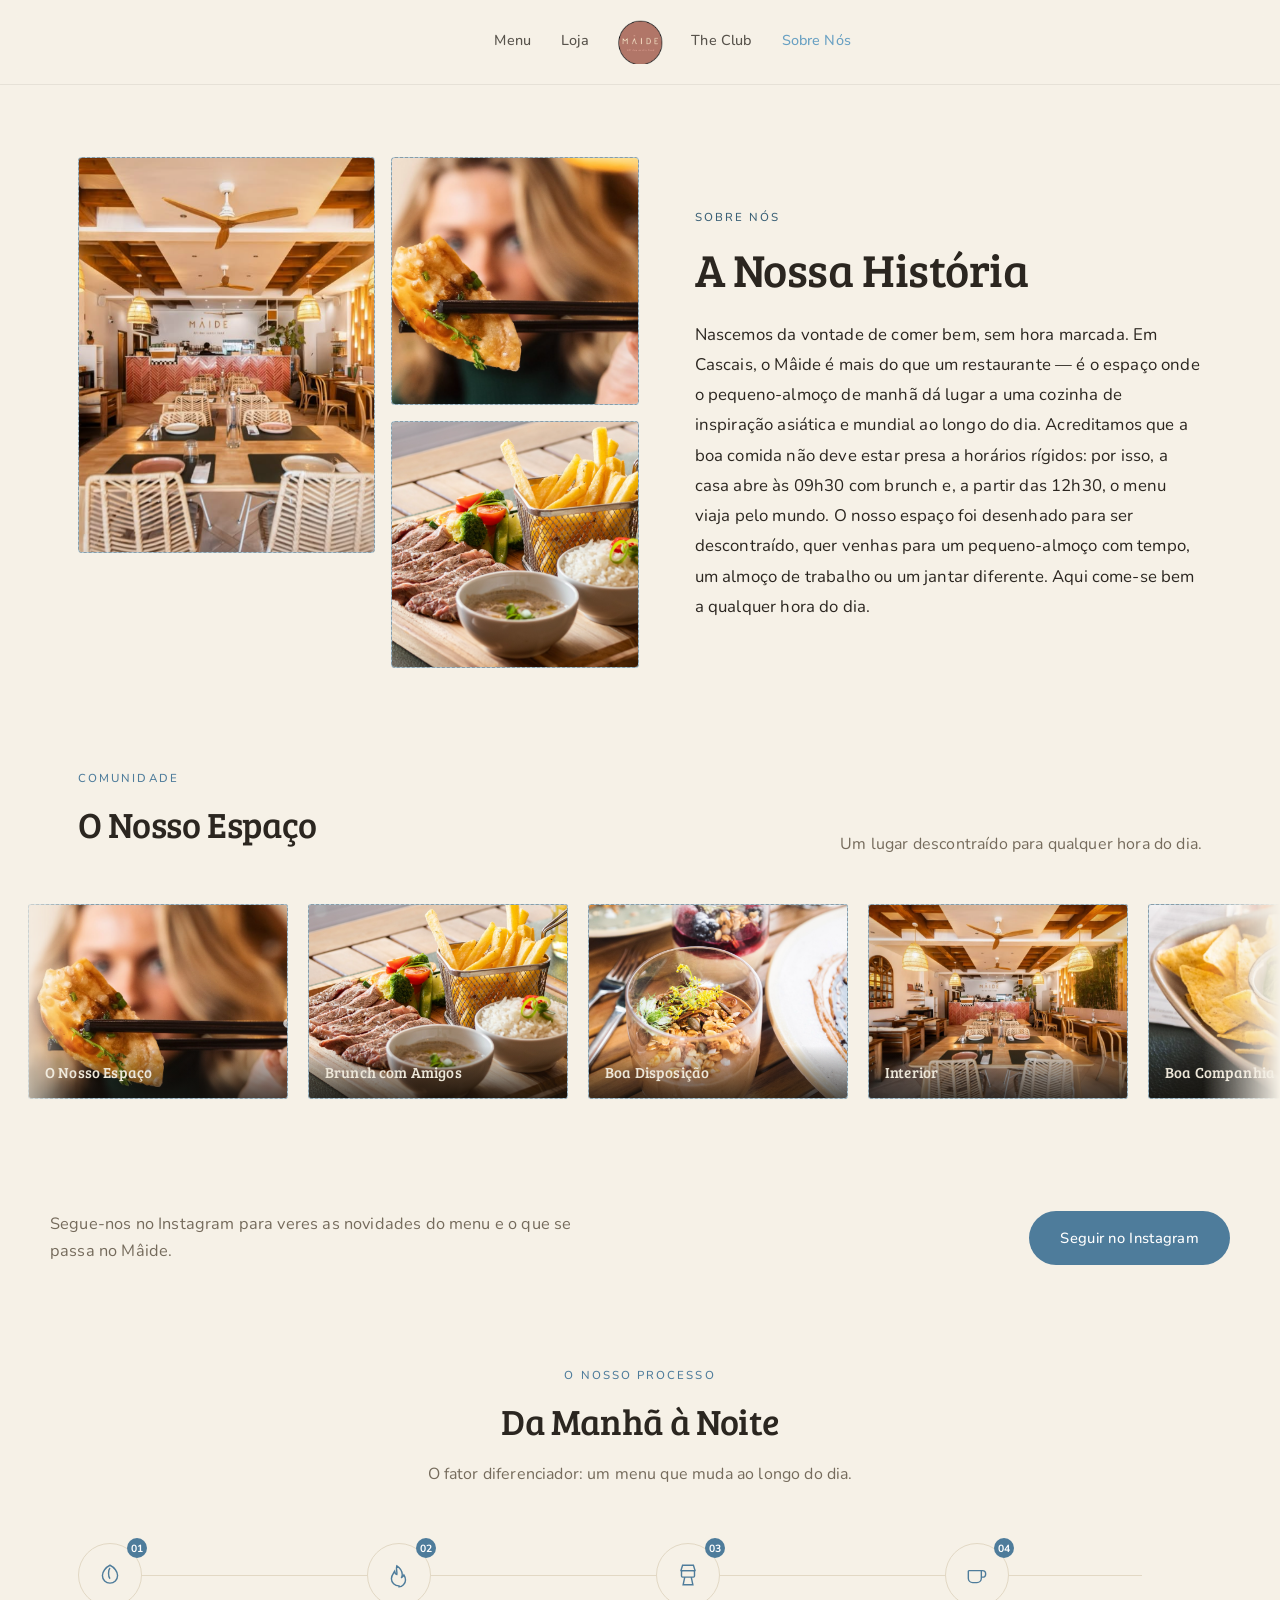
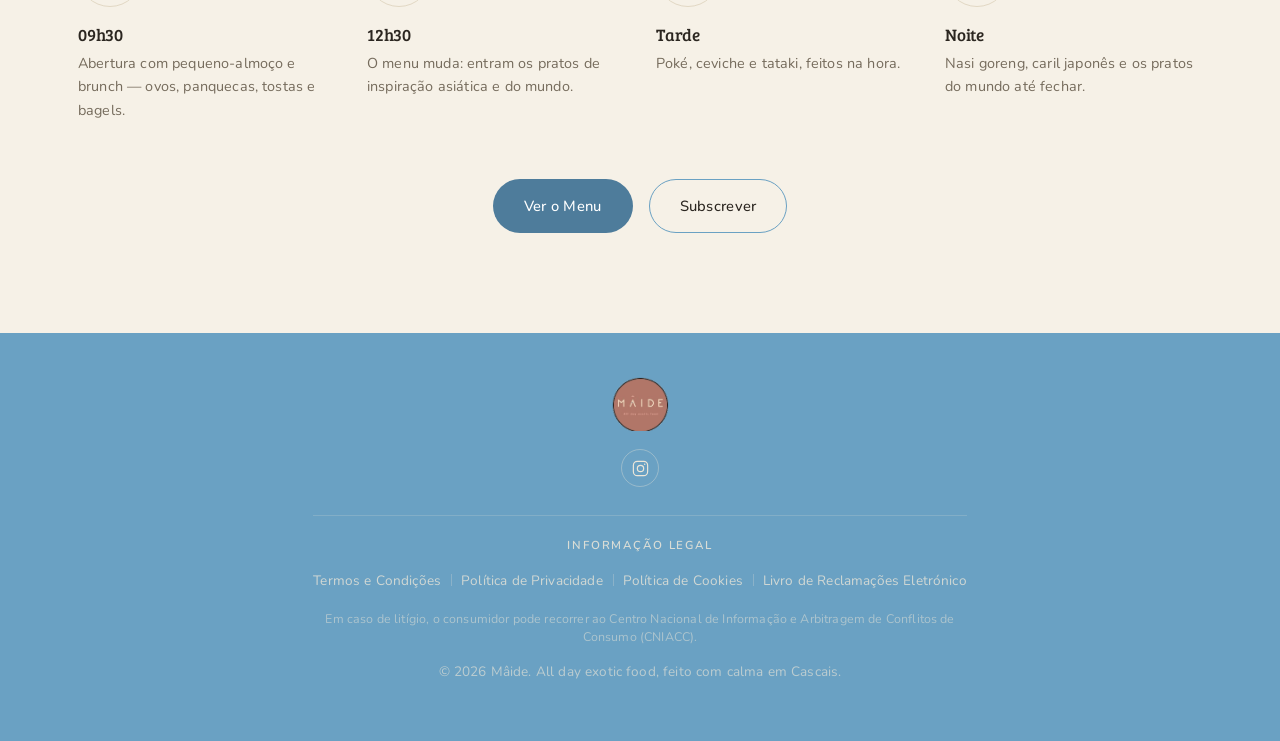
<file: sobrenos.html>
<!DOCTYPE html>
<html lang="pt-PT">
<head>
<meta charset="UTF-8">
<meta name="viewport" content="width=device-width, initial-scale=1.0">
<meta name="robots" content="noindex, nofollow">
<title>Sobre Nós | Mâide</title>
<meta name="description" content="A nossa história — o Mâide em Cascais. All day exotic food, da manhã à noite. Morada, horários e contactos.">
<link rel="icon" href="assets/favicon/favicon.ico" sizes="any">
<link rel="icon" type="image/png" sizes="16x16" href="assets/favicon/favicon-16x16.png">
<link rel="icon" type="image/png" sizes="32x32" href="assets/favicon/favicon-32x32.png">
<link rel="icon" type="image/png" sizes="192x192" href="assets/favicon/icon-192.png">
<link rel="apple-touch-icon" sizes="180x180" href="assets/favicon/apple-touch-icon.png">
<link rel="preconnect" href="https://fonts.googleapis.com">
<link rel="preconnect" href="https://fonts.gstatic.com" crossorigin>
<link href="https://fonts.googleapis.com/css2?family=Bree+Serif&family=Nunito:wght@300;400;500;600;700;800&display=swap" rel="stylesheet">
<link rel="stylesheet" href="styles.css">
</head>
<body>

<header class="site-header">
  <div class="container header-inner">
    <button class="nav-toggle" id="navToggle" aria-label="Abrir menu" aria-expanded="false">
      <span></span><span></span><span></span>
    </button>
    <nav class="nav nav-left">
      <a href="index.html#menu">Menu</a>
      <a href="loja.html">Loja</a>
    </nav>
    <a href="index.html" class="logo">
      <img src="assets/images/logo/logo-white.png" alt="Mâide" class="logo-img">
    </a>
    <nav class="nav nav-right">
      <a href="theclub.html">The Club</a>
      <a href="sobrenos.html" aria-current="page">Sobre Nós</a>
    </nav>
    <div class="header-spacer" aria-hidden="true"></div>
  </div>
  <nav class="nav-mobile" id="navMobile">
    <a href="index.html#menu">Menu</a>
    <a href="loja.html">Loja</a>
    <a href="theclub.html">The Club</a>
    <a href="sobrenos.html" aria-current="page">Sobre Nós</a>
  </nav>
</header>

<main id="top">

  <!-- A NOSSA HISTÓRIA -->
  <section class="about-page">
    <div class="container about-dynamic">
      <div class="about-photos">
        <div class="photo-slot photo-slot--about-hero" data-label="assets/images/sala.png">
          <img class="photo" src="assets/images/sala.png" alt="Interior Mâide">
        </div>
        <div class="about-photos-pair">
          <div class="photo-slot photo-slot--about-sub" data-label="assets/images/galeria5.png">
            <img class="photo" src="assets/images/galeria5.png" alt="Amigos com café Mâide">
          </div>
          <div class="photo-slot photo-slot--about-sub" data-label="assets/images/galeria6.png">
            <img class="photo" src="assets/images/galeria6.png" alt="Clientes a apreciar café Mâide">
          </div>
        </div>
      </div>
      <div class="about-dynamic-text">
        <span class="eyebrow">Sobre nós</span>
        <h1>A Nossa História</h1>
        <p>Nascemos da vontade de comer bem, sem hora marcada. Em Cascais, o Mâide é mais do que um restaurante — é o espaço onde o pequeno-almoço de manhã dá lugar a uma cozinha de inspiração asiática e mundial ao longo do dia. Acreditamos que a boa comida não deve estar presa a horários rígidos: por isso, a casa abre às 09h30 com brunch e, a partir das 12h30, o menu viaja pelo mundo. O nosso espaço foi desenhado para ser descontraído, quer venhas para um pequeno-almoço com tempo, um almoço de trabalho ou um jantar diferente. Aqui come-se bem a qualquer hora do dia.</p>
      </div>
    </div>
  </section>

  <!-- COMUNIDADE -->
  <section id="comunidade" class="community">
    <div class="container">
      <div class="section-heading section-heading--split">
        <div>
          <span class="eyebrow eyebrow-blue">Comunidade</span>
          <h2>O Nosso Espaço</h2>
        </div>
        <p class="muted section-heading-note">Um lugar descontraído para qualquer hora do dia.</p>
      </div>
    </div>

    <div class="carousel">
      <div class="carousel-track" id="carouselTrack">
        <figure class="photo-slot photo-slot--carousel" data-label="assets/images/galeria5.png"><img class="photo" src="assets/images/galeria5.png" alt="Ambiente Mâide"><figcaption>O Nosso Espaço</figcaption></figure>
        <figure class="photo-slot photo-slot--carousel" data-label="assets/images/galeria6.png"><img class="photo" src="assets/images/galeria6.png" alt="Clientes Mâide"><figcaption>Brunch com Amigos</figcaption></figure>
        <figure class="photo-slot photo-slot--carousel" data-label="assets/images/galeria4.png"><img class="photo" src="assets/images/galeria4.png" alt="Clientes Mâide"><figcaption>Boa Disposição</figcaption></figure>
        <figure class="photo-slot photo-slot--carousel" data-label="assets/images/sala.png"><img class="photo" src="assets/images/sala.png" alt="Interior Mâide"><figcaption>Interior</figcaption></figure>
        <figure class="photo-slot photo-slot--carousel" data-label="assets/images/galeria7.png"><img class="photo" src="assets/images/galeria7.png" alt="Cliente Mâide"><figcaption>Boa Companhia</figcaption></figure>
      </div>
    </div>

    <div class="container community-cta-wrap">
      <p class="community-text">Segue-nos no Instagram para veres as novidades do menu e o que se passa no Mâide.</p>
      <a href="https://www.instagram.com/maide.cascais/" target="_blank" rel="noopener" class="btn btn-blue">Seguir no Instagram</a>
    </div>
  </section>

  <!-- O NOSSO PROCESSO -->
  <section id="processo" class="process">
    <div class="container">
      <div class="section-heading">
        <span class="eyebrow eyebrow-blue">O Nosso Processo</span>
        <h2>Da Manhã à Noite</h2>
        <p class="muted">O fator diferenciador: um menu que muda ao longo do dia.</p>
      </div>

      <div class="process-steps">
        <div class="process-step">
          <div class="process-step-badge">
            <span class="process-step-index">01</span>
            <svg class="process-step-icon" viewBox="0 0 24 24" fill="none" stroke="currentColor" stroke-width="1.3"><path d="M12 3c4 2 7 6 7 9.5a7 7 0 0 1-14 0C5 9 8 5 12 3Z"/><path d="M12 5.5c-1.8 2-1.8 8 0 10"/></svg>
          </div>
          <h3>09h30</h3>
          <p>Abertura com pequeno-almoço e brunch — ovos, panquecas, tostas e bagels.</p>
          <span class="process-link" aria-hidden="true"><svg viewBox="0 0 100 100" preserveAspectRatio="none"><line x1="0" y1="0" x2="100" y2="100"/></svg></span>
        </div>
        <div class="process-step">
          <div class="process-step-badge">
            <span class="process-step-index">02</span>
            <svg class="process-step-icon" viewBox="0 0 24 24" fill="none" stroke="currentColor" stroke-width="1.3"><path d="M12 22c-4 0-7-3-7-6.5 0-3 1.8-5 3-7 .3 2 1 3 2 3 .5-3-1-5 0-8 3 2 5 5 5 8 0 1.5-.5 2.5-1 3 1-.3 2-1.2 2.5-2.5 1 1.5 1.5 3 1.5 4.5 0 3.5-3 6.5-6 6.5Z"/></svg>
          </div>
          <h3>12h30</h3>
          <p>O menu muda: entram os pratos de inspiração asiática e do mundo.</p>
          <span class="process-link" aria-hidden="true"><svg viewBox="0 0 100 100" preserveAspectRatio="none"><line x1="0" y1="0" x2="100" y2="100"/></svg></span>
        </div>
        <div class="process-step">
          <div class="process-step-badge">
            <span class="process-step-index">03</span>
            <svg class="process-step-icon" viewBox="0 0 24 24" fill="none" stroke="currentColor" stroke-width="1.3"><path d="M7 3h10l1.5 5H5.5L7 3Z"/><rect x="6" y="8" width="12" height="6" rx="1"/><path d="M9 14l-1.5 7h9L15 14"/></svg>
          </div>
          <h3>Tarde</h3>
          <p>Poké, ceviche e tataki, feitos na hora.</p>
          <span class="process-link" aria-hidden="true"><svg viewBox="0 0 100 100" preserveAspectRatio="none"><line x1="0" y1="0" x2="100" y2="100"/></svg></span>
        </div>
        <div class="process-step">
          <div class="process-step-badge">
            <span class="process-step-index">04</span>
            <svg class="process-step-icon" viewBox="0 0 24 24" fill="none" stroke="currentColor" stroke-width="1.3"><path d="M4 8h13a3 3 0 0 1 0 6h-1"/><path d="M4 8v7a4 4 0 0 0 4 4h4a4 4 0 0 0 4-4V8"/></svg>
          </div>
          <h3>Noite</h3>
          <p>Nasi goreng, caril japonês e os pratos do mundo até fechar.</p>
        </div>
      </div>

      <div class="process-cta">
        <a href="index.html#menu" class="btn btn-blue">Ver o Menu</a>
        <a href="theclub.html#clube" class="btn btn-outline-dark">Subscrever</a>
      </div>
    </div>
  </section>

</main>

<footer class="site-footer">
  <div class="container footer-inner">
    <img src="assets/images/logo/logo-white.png" alt="Mâide" class="footer-logo">
    <a class="social-link social-link--footer" href="https://www.instagram.com/maide.cascais/" target="_blank" rel="noopener" aria-label="Mâide no Instagram">
      <svg viewBox="0 0 24 24" fill="none" stroke="currentColor" stroke-width="1.5"><rect x="3" y="3" width="18" height="18" rx="5"/><circle cx="12" cy="12" r="4"/><circle cx="17.3" cy="6.7" r="0.9" fill="currentColor" stroke="none"/></svg>
    </a>
    <nav class="footer-legal" aria-label="Informação legal">
      <span class="footer-legal-title">Informação Legal</span>
      <ul class="footer-legal-links">
        <li><a href="termos.html">Termos e Condições</a></li>
        <li><a href="privacidade.html">Política de Privacidade</a></li>
        <li><a href="cookies.html">Política de Cookies</a></li>
        <li><a href="https://www.livroreclamacoes.pt/" target="_blank" rel="noopener">Livro de Reclamações Eletrónico</a></li>
      </ul>
      <p class="footer-legal-note">Em caso de litígio, o consumidor pode recorrer ao Centro Nacional de Informação e Arbitragem de Conflitos de Consumo (CNIACC).</p>
    </nav>
    <p class="muted">&copy; 2026 Mâide. All day exotic food, feito com calma em Cascais.</p>
  </div>
</footer>

<script src="script.js"></script>
</body>
</html>
</file>
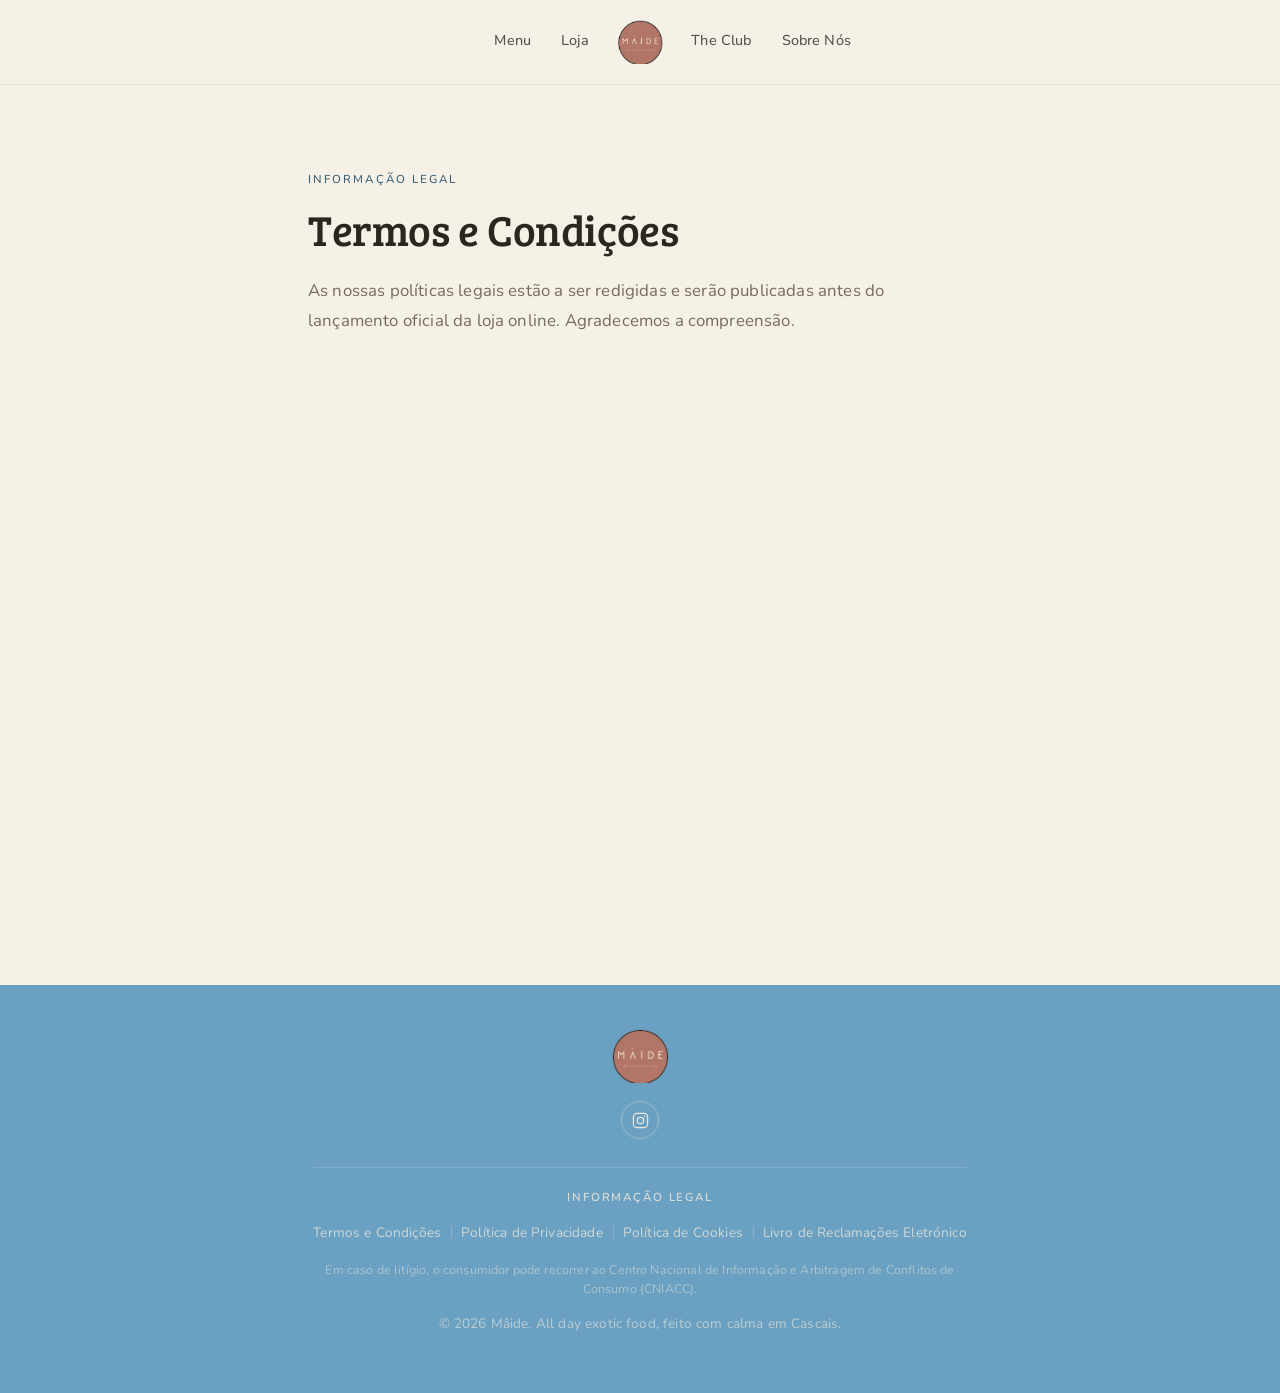
<file: termos.html>
<!DOCTYPE html>
<html lang="pt-PT">
<head>
<meta charset="UTF-8">
<meta name="viewport" content="width=device-width, initial-scale=1.0">
<meta name="robots" content="noindex, nofollow">
<title>Termos e Condições | Mâide</title>
<meta name="description" content="Termos e Condições do Mâide — em preparação, a publicar antes do lançamento da loja online.">
<link rel="icon" href="assets/favicon/favicon.ico" sizes="any">
<link rel="icon" type="image/png" sizes="16x16" href="assets/favicon/favicon-16x16.png">
<link rel="icon" type="image/png" sizes="32x32" href="assets/favicon/favicon-32x32.png">
<link rel="icon" type="image/png" sizes="192x192" href="assets/favicon/icon-192.png">
<link rel="apple-touch-icon" sizes="180x180" href="assets/favicon/apple-touch-icon.png">
<link rel="preconnect" href="https://fonts.googleapis.com">
<link rel="preconnect" href="https://fonts.gstatic.com" crossorigin>
<link href="https://fonts.googleapis.com/css2?family=Bree+Serif&family=Nunito:wght@300;400;500;600;700;800&display=swap" rel="stylesheet">
<link rel="stylesheet" href="styles.css">
</head>
<body>

<header class="site-header">
  <div class="container header-inner">
    <button class="nav-toggle" id="navToggle" aria-label="Abrir menu" aria-expanded="false">
      <span></span><span></span><span></span>
    </button>
    <nav class="nav nav-left">
      <a href="index.html#menu">Menu</a>
      <a href="loja.html">Loja</a>
    </nav>
    <a href="index.html" class="logo">
      <img src="assets/images/logo/logo-white.png" alt="Mâide" class="logo-img">
    </a>
    <nav class="nav nav-right">
      <a href="theclub.html">The Club</a>
      <a href="sobrenos.html">Sobre Nós</a>
    </nav>
    <div class="header-spacer" aria-hidden="true"></div>
  </div>
  <nav class="nav-mobile" id="navMobile">
    <a href="index.html#menu">Menu</a>
    <a href="loja.html">Loja</a>
    <a href="theclub.html">The Club</a>
    <a href="sobrenos.html">Sobre Nós</a>
  </nav>
</header>

<main id="top" class="legal-main">

  <section class="legal-page">
    <div class="container legal-prose">
      <span class="eyebrow">Informação Legal</span>
      <h1>Termos e Condições</h1>
      <p>As nossas políticas legais estão a ser redigidas e serão publicadas antes do lançamento oficial da loja online. Agradecemos a compreensão.</p>
    </div>
  </section>

</main>

<footer class="site-footer">
  <div class="container footer-inner">
    <img src="assets/images/logo/logo-white.png" alt="Mâide" class="footer-logo">
    <a class="social-link social-link--footer" href="https://www.instagram.com/maide.cascais/" target="_blank" rel="noopener" aria-label="Mâide no Instagram">
      <svg viewBox="0 0 24 24" fill="none" stroke="currentColor" stroke-width="1.5"><rect x="3" y="3" width="18" height="18" rx="5"/><circle cx="12" cy="12" r="4"/><circle cx="17.3" cy="6.7" r="0.9" fill="currentColor" stroke="none"/></svg>
    </a>
    <nav class="footer-legal" aria-label="Informação legal">
      <span class="footer-legal-title">Informação Legal</span>
      <ul class="footer-legal-links">
        <li><a href="termos.html">Termos e Condições</a></li>
        <li><a href="privacidade.html">Política de Privacidade</a></li>
        <li><a href="cookies.html">Política de Cookies</a></li>
        <li><a href="https://www.livroreclamacoes.pt/" target="_blank" rel="noopener">Livro de Reclamações Eletrónico</a></li>
      </ul>
      <p class="footer-legal-note">Em caso de litígio, o consumidor pode recorrer ao Centro Nacional de Informação e Arbitragem de Conflitos de Consumo (CNIACC).</p>
    </nav>
    <p class="muted">&copy; 2026 Mâide. All day exotic food, feito com calma em Cascais.</p>
  </div>
</footer>

<script src="script.js"></script>
</body>
</html>
</file>
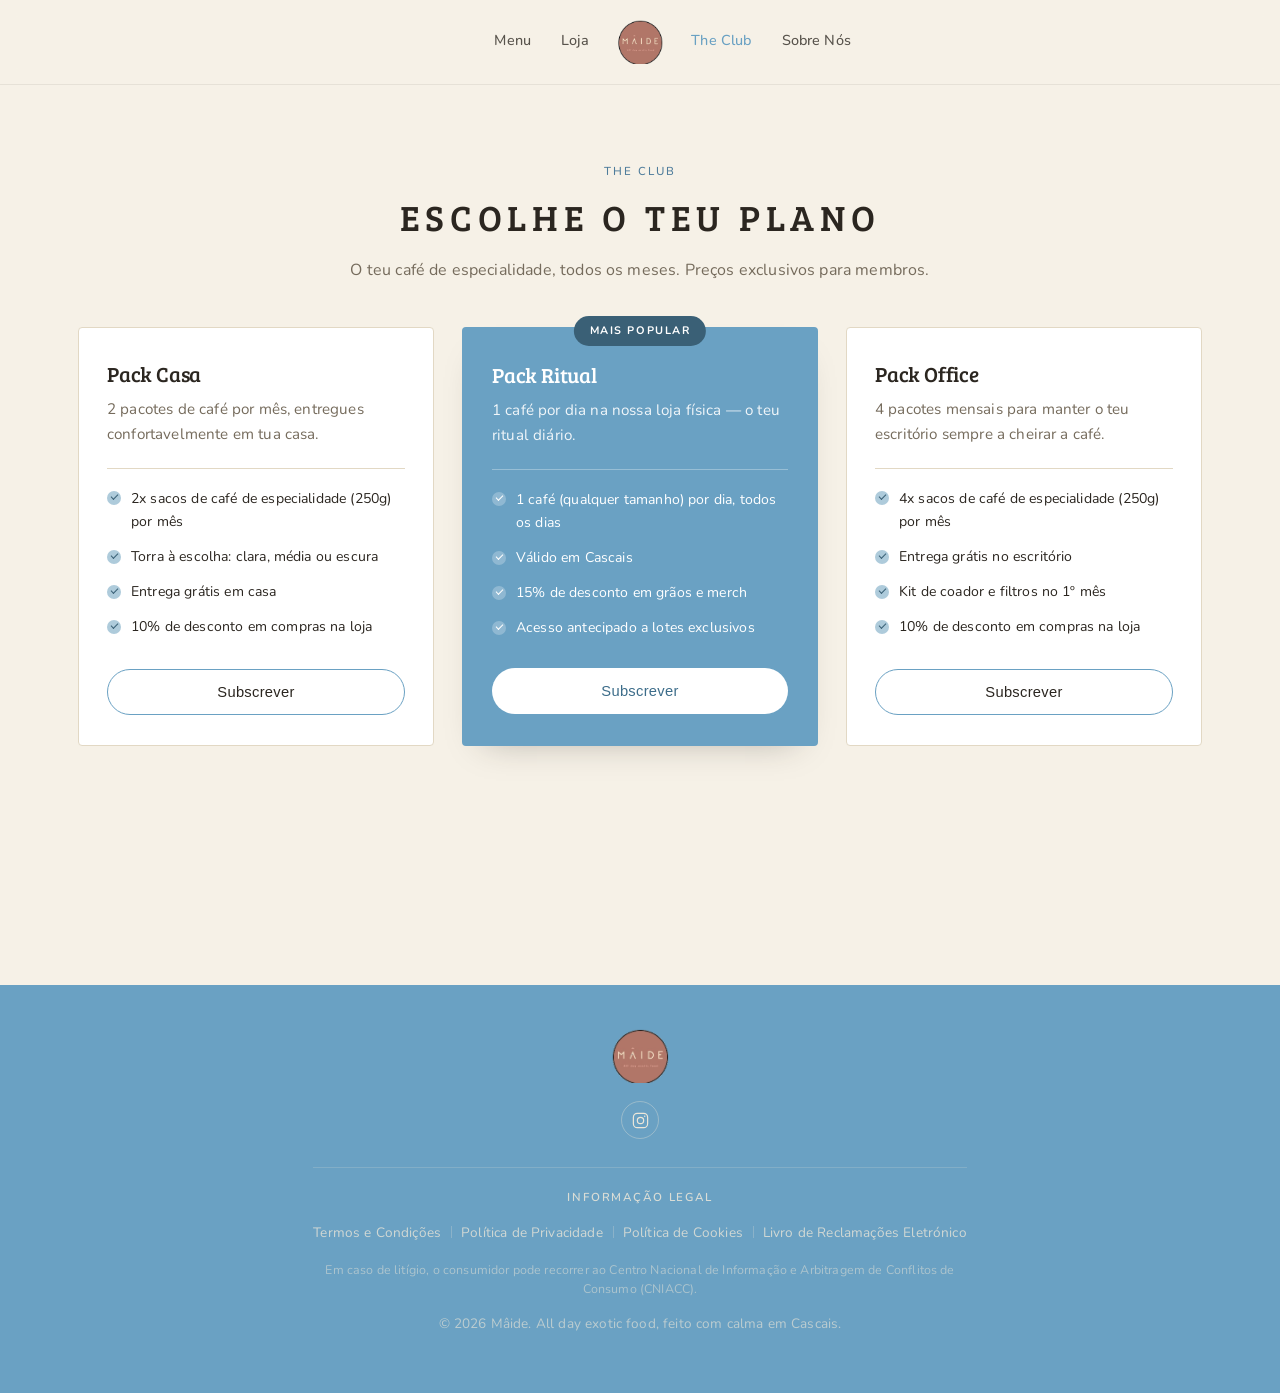
<file: theclub.html>
<!DOCTYPE html>
<html lang="pt-PT">
<head>
<meta charset="UTF-8">
<meta name="viewport" content="width=device-width, initial-scale=1.0">
<meta name="robots" content="noindex, nofollow">
<title>The Club | Mâide</title>
<meta name="description" content="THE CLUB — as subscrições de café de especialidade do Mâide O teu café todos os meses, com preços exclusivos para membros.">
<link rel="icon" href="assets/favicon/favicon.ico" sizes="any">
<link rel="icon" type="image/png" sizes="16x16" href="assets/favicon/favicon-16x16.png">
<link rel="icon" type="image/png" sizes="32x32" href="assets/favicon/favicon-32x32.png">
<link rel="icon" type="image/png" sizes="192x192" href="assets/favicon/icon-192.png">
<link rel="apple-touch-icon" sizes="180x180" href="assets/favicon/apple-touch-icon.png">
<link rel="preconnect" href="https://fonts.googleapis.com">
<link rel="preconnect" href="https://fonts.gstatic.com" crossorigin>
<link href="https://fonts.googleapis.com/css2?family=Bree+Serif&family=Nunito:wght@300;400;500;600;700;800&display=swap" rel="stylesheet">
<link rel="stylesheet" href="styles.css">
</head>
<body>

<header class="site-header">
  <div class="container header-inner">
    <button class="nav-toggle" id="navToggle" aria-label="Abrir menu" aria-expanded="false">
      <span></span><span></span><span></span>
    </button>
    <nav class="nav nav-left">
      <a href="index.html#menu">Menu</a>
      <a href="loja.html">Loja</a>
    </nav>
    <a href="index.html" class="logo">
      <img src="assets/images/logo/logo-white.png" alt="Mâide" class="logo-img">
    </a>
    <nav class="nav nav-right">
      <a href="theclub.html" aria-current="page">The Club</a>
      <a href="sobrenos.html">Sobre Nós</a>
    </nav>
    <div class="header-spacer" aria-hidden="true"></div>
  </div>
  <nav class="nav-mobile" id="navMobile">
    <a href="index.html#menu">Menu</a>
    <a href="loja.html">Loja</a>
    <a href="theclub.html" aria-current="page">The Club</a>
    <a href="sobrenos.html">Sobre Nós</a>
  </nav>
</header>

<main id="top" class="club-main">

  <!-- THE CLUB / SUBSCRIÇÕES -->
  <section class="clube clube--page" id="clube">
    <div class="container">
      <div class="section-heading">
        <span class="eyebrow eyebrow-blue">THE CLUB</span>
        <h2 class="club-title">Escolhe o Teu Plano</h2>
        <p class="muted">O teu café de especialidade, todos os meses. Preços exclusivos para membros.</p>
      </div>

      <div class="plan-grid">

        <!-- Plano 1 -->
        <article class="plan-card">
          <h3>Pack Casa</h3>
          <p class="plan-desc">2 pacotes de café por mês, entregues confortavelmente em tua casa.</p>
          <ul class="plan-includes">
            <li>2x sacos de café de especialidade (250g) por mês</li>
            <li>Torra à escolha: clara, média ou escura</li>
            <li>Entrega grátis em casa</li>
            <li>10% de desconto em compras na loja</li>
          </ul>
          <!-- Placeholder para futuro Shopify Buy Button -->
          <button type="button" class="btn btn-outline-dark">Subscrever</button>
        </article>

        <!-- Plano 2 (destaque) -->
        <article class="plan-card plan-card--featured">
          <span class="plan-badge">Mais popular</span>
          <h3>Pack Ritual</h3>
          <p class="plan-desc">1 café por dia na nossa loja física — o teu ritual diário.</p>
          <ul class="plan-includes">
            <li>1 café (qualquer tamanho) por dia, todos os dias</li>
            <li>Válido em Cascais</li>
            <li>15% de desconto em grãos e merch</li>
            <li>Acesso antecipado a lotes exclusivos</li>
          </ul>
          <!-- Placeholder para futuro Shopify Buy Button -->
          <button type="button" class="btn btn-primary">Subscrever</button>
        </article>

        <!-- Plano 3 -->
        <article class="plan-card">
          <h3>Pack Office</h3>
          <p class="plan-desc">4 pacotes mensais para manter o teu escritório sempre a cheirar a café.</p>
          <ul class="plan-includes">
            <li>4x sacos de café de especialidade (250g) por mês</li>
            <li>Entrega grátis no escritório</li>
            <li>Kit de coador e filtros no 1º mês</li>
            <li>10% de desconto em compras na loja</li>
          </ul>
          <!-- Placeholder para futuro Shopify Buy Button -->
          <button type="button" class="btn btn-outline-dark">Subscrever</button>
        </article>

      </div>
    </div>
  </section>

</main>

<footer class="site-footer">
  <div class="container footer-inner">
    <img src="assets/images/logo/logo-white.png" alt="Mâide" class="footer-logo">
    <a class="social-link social-link--footer" href="https://www.instagram.com/maide.cascais/" target="_blank" rel="noopener" aria-label="Mâide no Instagram">
      <svg viewBox="0 0 24 24" fill="none" stroke="currentColor" stroke-width="1.5"><rect x="3" y="3" width="18" height="18" rx="5"/><circle cx="12" cy="12" r="4"/><circle cx="17.3" cy="6.7" r="0.9" fill="currentColor" stroke="none"/></svg>
    </a>
    <nav class="footer-legal" aria-label="Informação legal">
      <span class="footer-legal-title">Informação Legal</span>
      <ul class="footer-legal-links">
        <li><a href="termos.html">Termos e Condições</a></li>
        <li><a href="privacidade.html">Política de Privacidade</a></li>
        <li><a href="cookies.html">Política de Cookies</a></li>
        <li><a href="https://www.livroreclamacoes.pt/" target="_blank" rel="noopener">Livro de Reclamações Eletrónico</a></li>
      </ul>
      <p class="footer-legal-note">Em caso de litígio, o consumidor pode recorrer ao Centro Nacional de Informação e Arbitragem de Conflitos de Consumo (CNIACC).</p>
    </nav>
    <p class="muted">&copy; 2026 Mâide. All day exotic food, feito com calma em Cascais.</p>
  </div>
</footer>

<script src="script.js"></script>
</body>
</html>
</file>
<file: styles.css>
:root {
  --green-deep: #6AA1C3;
  --green-mid: #6AA1C3;
  --green-light: #6AA1C3;
  --tan: #6AA1C3;
  --tan-soft: #AECBDB;
  --blue: #4E7C9B;
  --blue-deep: #3A6076;
  --blue-soft: #AECBDB;
  --cream: #F6F1E7;
  --paper: #FFFFFF;
  --text: #2B2620;
  --text-muted: #756B5C;
  --text-light: #EDE7D9;
  --border: #E2D8C4;
  --radius-lg: 4px;
  --radius-md: 3px;
  --shadow: 0 16px 34px -22px rgba(43, 38, 32, 0.35);
  --container: 1180px;
}

* { box-sizing: border-box; }

html { scroll-behavior: smooth; }

body {
  margin: 0;
  font-family: 'Nunito', sans-serif;
  font-weight: 400;
  color: var(--text);
  background: var(--cream);
  line-height: 1.65;
  letter-spacing: 0.01em;
}

h1, h2, h3 {
  font-family: 'Bree Serif', serif;
  font-weight: 400;
  color: var(--text);
  margin: 0 0 0.5em;
  line-height: 1.22;
  letter-spacing: -0.01em;
}

p { margin: 0 0 1em; }

a { color: inherit; text-decoration: none; }

img { max-width: 100%; display: block; }

.container {
  width: 100%;
  max-width: var(--container);
  margin: 0 auto;
  padding: 0 28px;
}

.muted { color: var(--text-muted); }

.eyebrow {
  display: inline-block;
  font-size: 0.72rem;
  font-weight: 500;
  letter-spacing: 0.18em;
  text-transform: uppercase;
  color: var(--blue-deep);
  margin-bottom: 14px;
}

.eyebrow-light { color: var(--tan-soft); }
.eyebrow-blue { color: var(--blue); }

/* Buttons */
.btn {
  display: inline-flex;
  align-items: center;
  justify-content: center;
  gap: 8px;
  padding: 14px 30px;
  border-radius: 999px;
  font-weight: 500;
  font-size: 0.92rem;
  letter-spacing: 0.02em;
  border: 1px solid transparent;
  cursor: pointer;
  transition: transform 0.2s ease, box-shadow 0.2s ease, background 0.2s ease, color 0.2s ease, border-color 0.2s ease;
}

.btn-primary {
  background: var(--tan);
  color: var(--paper);
}

.btn-primary:hover {
  transform: translateY(-2px) scale(1.03);
  box-shadow: var(--shadow);
}

.btn-outline-light {
  background: transparent;
  color: var(--text-light);
  border-color: rgba(237, 231, 217, 0.4);
}

.btn-outline-light:hover {
  border-color: var(--text-light);
  transform: translateY(-2px) scale(1.03);
  background: rgba(237, 231, 217, 0.08);
}

.btn:active { transform: translateY(0) scale(0.98); }

/* Header — glassmorphism */
.site-header {
  position: sticky;
  top: 0;
  z-index: 50;
  background: rgba(246, 241, 231, 0.85); /* --cream at 85% */
  backdrop-filter: blur(8px);
  -webkit-backdrop-filter: blur(8px);
  border-bottom: 1px solid rgba(43, 38, 32, 0.08);
}

.site-header .logo-img { opacity: 1; }

.header-inner {
  display: grid;
  grid-template-columns: auto 1fr auto 1fr auto;
  align-items: center;
  padding: 20px 28px;
  gap: 28px;
}

.logo {
  grid-column: 3;
  justify-self: center;
  display: inline-flex;
  align-items: center;
  transition: transform 0.25s ease, filter 0.25s ease;
}

.logo-img {
  height: 44px;
  width: auto;
  display: block;
}

.logo:hover { transform: scale(1.04); }
.logo:hover .logo-img { opacity: 1; }

.nav {
  display: flex;
  gap: 30px;
}

.nav-left { grid-column: 2; justify-self: end; }
.nav-right { grid-column: 4; justify-self: start; }

.nav a {
  position: relative;
  font-weight: 500;
  color: var(--text);
  opacity: 0.78;
  font-size: 0.9rem;
  padding-bottom: 3px;
  transition: opacity 0.2s ease, color 0.2s ease;
}

.nav a::after {
  content: "";
  position: absolute;
  left: 0;
  right: 0;
  bottom: -2px;
  height: 1px;
  background: currentColor;
  transform: scaleX(0);
  transform-origin: right;
  transition: transform 0.3s ease;
}

.nav a:hover { opacity: 1; color: #6AA1C3; }
.nav a:hover::after { transform: scaleX(1); transform-origin: left; }
.nav a[aria-current="page"] { opacity: 1; color: #6AA1C3; }

.header-spacer { grid-column: 5; width: 20px; display: none; }

.nav-toggle {
  grid-column: 1;
  display: none;
  flex-direction: column;
  justify-content: center;
  gap: 5px;
  width: 20px;
  background: none;
  border: none;
  cursor: pointer;
  padding: 8px;
}

.nav-toggle span {
  width: 20px;
  height: 1.5px;
  background: var(--text);
  transition: transform 0.3s ease, opacity 0.3s ease;
}

.nav-toggle.open span:nth-child(1) { transform: translateY(6.5px) rotate(45deg); }
.nav-toggle.open span:nth-child(2) { opacity: 0; }
.nav-toggle.open span:nth-child(3) { transform: translateY(-6.5px) rotate(-45deg); }

.nav-mobile {
  display: none;
  flex-direction: column;
  background: rgba(246, 241, 231, 0.92);
  backdrop-filter: blur(8px);
  -webkit-backdrop-filter: blur(8px);
  padding: 0 28px;
  gap: 18px;
  max-height: 0;
  overflow: hidden;
  transition: max-height 0.3s ease, padding 0.3s ease;
}

.nav-mobile a {
  color: var(--text);
  font-size: 0.95rem;
  opacity: 0.9;
}

.nav-mobile.open {
  padding: 8px 28px 24px;
  max-height: 260px;
}

/* Hero */
/* Hero carousel */
.hero-carousel {
  position: relative;
  overflow: hidden;
  background: var(--cream);
}

.hero-slides {
  position: relative;
  width: 100%;
  /* Same ratio as the banner photos (2752x1536) so nothing is ever cropped */
  aspect-ratio: 2752 / 1536;
}

.hero-slide {
  position: absolute;
  inset: 0;
  opacity: 0;
  visibility: hidden;
  transition: opacity 0.6s ease, visibility 0.6s ease;
}

.hero-slide.is-active {
  opacity: 1;
  visibility: visible;
  z-index: 1;
}

.hero-slide-media {
  position: absolute;
  inset: 0;
  overflow: hidden;
}

.hero-slide-img {
  position: absolute;
  inset: 0;
  width: 100%;
  height: 100%;
  object-fit: cover;
  display: block;
}

/* Each product is its own cut-out image, laid exactly over its place in the
   photo above. At rest it sits pixel-for-pixel on top of itself, so nothing
   changes; on hover only that product lifts with a gentle upscale, following
   its true silhouette — never a box, and never touching its neighbours. */
.hero-object {
  position: absolute;
  object-fit: contain;
  display: block;
  z-index: 2;
  cursor: pointer;
  transform: scale(1);
  transform-origin: 50% 100%;
  transition: transform 0.4s cubic-bezier(0.22, 1, 0.36, 1), filter 0.4s ease;
  filter: drop-shadow(0 0 0 rgba(43, 38, 32, 0));
}

.hero-object:hover {
  transform: scale(1.045);
  filter: drop-shadow(0 16px 20px rgba(43, 38, 32, 0.25));
  z-index: 3;
}

@media (hover: none) {
  .hero-object:hover { transform: scale(1); filter: drop-shadow(0 0 0 rgba(0, 0, 0, 0)); }
}

@media (prefers-reduced-motion: reduce) {
  .hero-object { transition: none !important; }
  .hero-object:hover { transform: scale(1) !important; filter: none !important; }
}

/* Bottom fade so the carousel blends into the page background */
.hero-carousel-fade {
  position: absolute;
  left: 0;
  right: 0;
  bottom: 0;
  height: 14%;
  min-height: 50px;
  background: linear-gradient(to bottom, transparent, var(--cream));
  pointer-events: none;
  z-index: 1;
}

/* Minimalist CTA overlaid on each slide — never on the animated photo layer itself */
.hero-cta {
  position: absolute;
  left: 50%;
  top: 60%;
  transform: translate(-50%, -50%);
  z-index: 2;
  display: inline-flex;
  align-items: center;
  gap: 9px;
  padding: 14px 28px;
  border-radius: 999px;
  background: rgba(20, 18, 14, 0.38);
  backdrop-filter: blur(8px);
  -webkit-backdrop-filter: blur(8px);
  border: 1px solid rgba(255, 255, 255, 0.35);
  color: var(--text-light);
  font-family: 'Nunito', sans-serif;
  font-size: 0.92rem;
  font-weight: 600;
  letter-spacing: 0.05em;
  text-transform: uppercase;
  text-decoration: none;
  transition: transform 0.25s ease, background 0.25s ease, border-color 0.25s ease;
}

.hero-cta svg {
  width: 14px;
  height: 14px;
  transition: transform 0.25s ease;
}

.hero-cta:hover {
  transform: translate(-50%, -50%) translateY(-3px);
  background: rgba(20, 18, 14, 0.55);
  border-color: rgba(255, 255, 255, 0.55);
}

.hero-cta:hover svg { transform: translateX(4px); }

.hero-cta:active { transform: translate(-50%, -50%) translateY(-1px); }

/* Slides 1 & 2 keep their CTA pinned to the bottom-right corner instead of centered */
.hero-cta--corner {
  left: auto;
  right: 24px;
  top: auto;
  bottom: 88px;
  transform: none;
}

.hero-cta--corner:hover { transform: translateY(-3px); }
.hero-cta--corner:active { transform: translateY(-1px); }

@media (prefers-reduced-motion: reduce) {
  .hero-cta, .hero-cta svg { transition: none !important; }
}

/* Arrows: minimalist outline chevrons — a roofline, not a filled triangle */
.hero-arrow {
  position: absolute;
  top: 50%;
  transform: translateY(-50%);
  z-index: 3;
  width: 48px;
  height: 68px;
  display: flex;
  align-items: center;
  justify-content: center;
  border: none;
  background: transparent;
  color: var(--paper);
  cursor: pointer;
  opacity: 0.72;
  transition: opacity 0.25s ease, transform 0.25s ease;
}

.hero-arrow-tri {
  display: block;
  width: 16px;
  height: 16px;
  border-top: 3px solid currentColor;
  border-right: 3px solid currentColor;
  filter: drop-shadow(0 2px 4px rgba(43, 38, 32, 0.35));
}

.hero-arrow-tri--prev { transform: rotate(-135deg); }
.hero-arrow-tri--next { transform: rotate(45deg); }

.hero-arrow:hover { opacity: 1; transform: translateY(-50%) scale(1.12); }
.hero-arrow--prev { left: 18px; }
.hero-arrow--next { right: 18px; }
.hero-arrow:active { transform: translateY(-50%) scale(0.94); }

/* Dots */
.hero-dots {
  position: absolute;
  bottom: 20px;
  left: 50%;
  transform: translateX(-50%);
  z-index: 3;
  display: flex;
  gap: 10px;
}

.hero-dot {
  width: 11px;
  height: 11px;
  padding: 0;
  border-radius: 999px;
  border: 1.5px solid rgba(43, 38, 32, 0.4);
  background: transparent;
  cursor: pointer;
  transition: background 0.25s ease, transform 0.25s ease, border-color 0.25s ease;
}

.hero-dot.is-active {
  background: #6AA1C3;
  border-color: #6AA1C3;
  transform: scale(1.15);
}

/* Photo placeholders */
.photo-slot {
  position: relative;
  background: var(--tan-soft);
  border: 1px dashed rgba(43, 38, 32, 0.28);
  overflow: hidden;
  margin: 0;
}

.photo-slot .photo {
  width: 100%;
  height: 100%;
  object-fit: cover;
  display: block;
  transition: transform 0.6s ease;
}

.photo-slot:hover .photo { transform: scale(1.06); }

.photo-slot.is-empty .photo { display: none; }

.photo-slot.is-empty::before {
  content: "";
  position: absolute;
  inset: 0;
  background:
    repeating-linear-gradient(135deg, rgba(43,38,32,0.05) 0 2px, transparent 2px 14px);
}

.photo-slot.is-empty::after {
  content: attr(data-label);
  position: absolute;
  left: 50%;
  top: 50%;
  transform: translate(-50%, -50%);
  font-size: 0.72rem;
  letter-spacing: 0.03em;
  color: var(--text-muted);
  background: rgba(255, 255, 255, 0.85);
  padding: 6px 12px;
  border-radius: 999px;
  white-space: nowrap;
  max-width: 88%;
  overflow: hidden;
  text-overflow: ellipsis;
}

.photo-slot--hero {
  aspect-ratio: 4 / 5;
  border-radius: var(--radius-lg);
}

.photo-slot--about {
  aspect-ratio: 1 / 1;
  border-radius: var(--radius-lg);
}

.photo-slot--gallery {
  aspect-ratio: 1 / 1;
  border-radius: var(--radius-md);
}

/* Services */
.services { padding: 56px 0; }

.services-grid {
  display: grid;
  grid-template-columns: repeat(4, 1fr);
  gap: 40px;
}

.service {
  transition: transform 0.3s ease;
}

.service:hover { transform: translateY(-5px); }

.service-icon {
  width: 28px;
  height: 28px;
  color: var(--tan);
  margin-bottom: 16px;
  transition: transform 0.3s ease, color 0.3s ease;
}

.service:hover .service-icon {
  transform: scale(1.12);
  color: var(--green-mid);
}

.service h3 {
  font-size: 1rem;
  margin-bottom: 6px;
}

.service p {
  margin: 0;
  font-size: 0.88rem;
  color: var(--text-muted);
}

/* Section heading */
.section-heading {
  max-width: 640px;
  margin: 0 auto 44px;
  text-align: center;
}

.section-heading h2 { font-size: clamp(1.7rem, 2.8vw, 2.3rem); }

.section-heading--split {
  max-width: none;
  display: flex;
  align-items: flex-end;
  justify-content: space-between;
  text-align: left;
  gap: 24px;
}

.section-heading-note { margin: 0 0 6px; }

/* Menu highlights */
.menu-highlights { padding: 80px 0; }

/* Infinite carousel */
.carousel {
  overflow: hidden;
  margin: 8px 0 64px;
  -webkit-mask-image: linear-gradient(to right, transparent, #000 6%, #000 94%, transparent);
  mask-image: linear-gradient(to right, transparent, #000 6%, #000 94%, transparent);
}

.carousel-track {
  display: flex;
  width: max-content;
  gap: 20px;
  padding: 0 28px;
  animation: carousel-scroll 38s linear infinite;
}

.carousel:hover .carousel-track,
.carousel-track:focus-within {
  animation-play-state: paused;
}

@keyframes carousel-scroll {
  from { transform: translateX(0); }
  to { transform: translateX(-50%); }
}

.photo-slot--carousel {
  flex: 0 0 260px;
  aspect-ratio: 4 / 3;
  border-radius: var(--radius-md);
  margin: 0;
}

.photo-slot--carousel figcaption {
  position: absolute;
  left: 0; right: 0; bottom: 0;
  padding: 14px 16px;
  background: linear-gradient(to top, rgba(20, 18, 14, 0.72), transparent);
  color: var(--text-light);
  font-family: 'Bree Serif', serif;
  font-size: 0.92rem;
  font-weight: 400;
}

.menu-card {
  background: var(--paper);
  border: 1px solid var(--border);
  border-radius: var(--radius-lg);
  box-shadow: var(--shadow);
  padding: 48px 52px;
}

.menu-card-header {
  display: flex;
  align-items: center;
  justify-content: space-between;
  gap: 16px;
  padding-bottom: 22px;
  margin-bottom: 28px;
  border-bottom: 1px solid var(--border);
}

.menu-card-logo {
  height: 58px;
  width: auto;
  display: block;
}

.menu-card-eyebrow {
  font-family: 'Nunito', sans-serif;
  font-weight: 800;
  font-size: 0.78rem;
  letter-spacing: 0.08em;
  text-transform: uppercase;
  color: var(--text);
}

.menu-list h3 {
  font-size: 1.05rem;
  color: var(--blue-deep);
  margin-bottom: 18px;
}

.menu-list h3:not(:first-child) { margin-top: 34px; }

.menu-list ul {
  list-style: none;
  margin: 0;
  padding: 0;
}

.menu-list li {
  display: flex;
  align-items: baseline;
  gap: 8px;
  padding: 11px 0;
  border-bottom: 1px solid var(--border);
  font-size: 0.95rem;
}

.menu-list li .dots {
  flex: 1;
  border-bottom: 1px dotted var(--border);
  margin-bottom: 4px;
}

.menu-list li .price {
  font-weight: 500;
  color: var(--text);
  white-space: nowrap;
}

/* Showcase: menu + horário (left) / sobre nós + features (right) */
.showcase { padding: 80px 0; background: var(--paper); }

.showcase-grid {
  display: grid;
  grid-template-columns: minmax(0, 0.92fr) minmax(0, 1.08fr);
  gap: 32px 56px;
}

.showcase-top,
.showcase-bottom {
  display: flex;
  flex-direction: column;
  height: 100%;
}

.showcase-top { gap: 28px; }
.showcase-bottom { gap: 24px; }

.showcase-top .feature-icons { margin-top: auto; }

.showcase-cta {
  width: 100%;
  border-radius: var(--radius-md);
}

.showcase-photos {
  position: relative;
  display: flex;
  gap: 16px;
}

.showcase-accent {
  position: absolute;
  left: 50%;
  width: 130px;
  height: 130px;
  object-fit: contain;
  pointer-events: none;
  filter: drop-shadow(0 8px 16px rgba(43, 38, 32, 0.25));
}

.showcase-accent--top {
  top: 0;
  transform: translate(-50%, -50%);
}

.showcase-accent--bottom {
  bottom: 0;
  transform: translate(-50%, 50%);
  width: 150px;
  height: 150px;
}

.photo-slot--about {
  width: 260px;
  flex: none;
}

.showcase-bottom .showcase-photos {
  flex: 1;
}

.showcase-bottom .photo-slot--about {
  width: auto;
  height: 100%;
  flex: 1 1 0;
  aspect-ratio: auto;
}

.about-text h2 { font-size: clamp(2rem, 3.2vw, 2.6rem); }

.about-stats {
  display: flex;
  gap: 36px;
  padding-top: 28px;
  border-top: 1px solid var(--border);
}

.about-stats--center { justify-content: center; text-align: center; }

.stat { transition: transform 0.3s ease; }
.stat:hover { transform: translateY(-3px); }

.stat strong {
  display: block;
  font-family: 'Bree Serif', serif;
  font-size: 1.7rem;
  color: var(--blue);
  font-weight: 400;
}

.stat span {
  font-size: 0.82rem;
  color: var(--text-muted);
}

/* Info cards: hours, coffee */
.info-cards { padding: 0 0 80px; background: var(--paper); }

.info-grid {
  display: grid;
  grid-template-columns: repeat(3, 1fr);
  gap: 20px;
}

.info-card {
  background: var(--cream);
  border: 1px solid var(--border);
  border-radius: var(--radius-md);
  padding: 26px 28px;
  transition: transform 0.3s ease, box-shadow 0.3s ease;
}

.info-card--hours { padding: 34px 36px; }
.info-card--hours .info-card-head h3 { font-size: 1.3rem; }
.info-card--hours .hours-list li { font-size: 1rem; padding: 10px 0; }

.info-card:hover {
  transform: translateY(-4px);
  box-shadow: var(--shadow);
}

.info-card-head {
  display: flex;
  align-items: center;
  gap: 10px;
  margin-bottom: 16px;
  flex-wrap: wrap;
}

.info-card-head svg {
  width: 20px;
  height: 20px;
  color: var(--tan);
  flex-shrink: 0;
}

.info-card-head h3 {
  font-size: 1.05rem;
  margin: 0;
  flex: 1;
}

.info-card-note {
  font-family: 'Nunito', sans-serif;
  font-size: 0.78rem;
  font-weight: 400;
  color: var(--text-muted);
}

.info-card-subtitle {
  margin: 0 0 6px;
  font-size: 0.86rem;
  color: var(--text-muted);
}

.open-status {
  display: inline-flex;
  align-items: center;
  gap: 6px;
  font-size: 0.78rem;
  font-weight: 600;
  color: var(--green-mid);
}

.open-status.is-closed { color: var(--text-muted); }

.open-dot {
  width: 7px;
  height: 7px;
  border-radius: 50%;
  background: #4E8B52;
}

.open-status.is-closed .open-dot { background: var(--text-muted); }

.hours-list {
  list-style: none;
  margin: 12px 0 0;
  padding: 0;
}

.hours-list li {
  display: flex;
  justify-content: space-between;
  gap: 12px;
  padding: 7px 0;
  font-size: 0.88rem;
  color: var(--text-muted);
  border-bottom: 1px dotted var(--border);
}

.hours-list li:last-child { border-bottom: none; }

.hours-list li.is-today {
  color: var(--blue-deep);
  font-weight: 700;
}

.pill-list {
  list-style: none;
  margin: 4px 0 0;
  padding: 0;
  display: flex;
  flex-wrap: wrap;
  gap: 8px;
}

.pill-list li {
  background: var(--tan-soft);
  color: var(--text);
  font-size: 0.82rem;
  font-weight: 600;
  padding: 7px 14px;
  border-radius: 999px;
  transition: transform 0.25s ease, background 0.25s ease;
}

.pill-list li:hover {
  transform: translateY(-2px) scale(1.04);
  background: var(--tan);
  color: var(--paper);
}

.info-card-photos {
  position: relative;
  display: grid;
  grid-template-columns: 1fr 1fr;
  gap: 10px;
  margin-top: 16px;
}

.cafe-accent {
  position: absolute;
  top: 0;
  right: 0;
  left: auto;
  width: 112px;
  height: auto;
  transform: translate(30%, -30%);
  pointer-events: none;
  filter: drop-shadow(0 6px 12px rgba(43, 38, 32, 0.25));
}

.photo-slot--info {
  aspect-ratio: 1 / 1;
  border-radius: var(--radius-md);
}

.info-card--cafe { padding: 22px 26px; }
.info-card--cafe .photo-slot--info { aspect-ratio: 16 / 10; }

.feature-icons {
  display: grid;
  grid-template-columns: repeat(4, 1fr);
  gap: 20px;
}

.feature-icon {
  display: flex;
  flex-direction: column;
  align-items: center;
  gap: 10px;
  text-align: center;
  transition: transform 0.3s ease;
}

.feature-icon:hover { transform: translateY(-3px); }

.feature-icon svg {
  width: 26px;
  height: 26px;
  color: var(--blue);
  flex-shrink: 0;
}

.feature-icon span {
  font-size: 0.8rem;
  color: var(--text-muted);
  font-weight: 500;
}

.btn-blue {
  background: var(--blue);
  color: var(--paper);
}

.btn-blue:hover {
  background: var(--blue-deep);
  transform: translateY(-2px) scale(1.03);
  box-shadow: var(--shadow);
}

/* Gallery — tetris columns, continuously scrolling */
.gallery { padding: 80px 0; }

.gallery-columns {
  display: grid;
  grid-template-columns: repeat(3, 1fr);
  gap: 18px;
  max-width: var(--container);
  margin: 0 auto;
  padding: 0 28px;
  height: 640px;
  overflow: hidden;
  -webkit-mask-image: linear-gradient(to bottom, transparent, #000 8%, #000 92%, transparent);
  mask-image: linear-gradient(to bottom, transparent, #000 8%, #000 92%, transparent);
}

.gallery-columns:hover .gallery-col {
  animation-play-state: paused;
}

.gallery-col {
  display: flex;
  flex-direction: column;
  gap: 18px;
  width: 100%;
}

.gallery-col--up { animation: gallery-up 30s linear infinite; }
.gallery-col--down { animation: gallery-down 34s linear infinite; }
.gallery-col--up.gallery-col--fast { animation-duration: 24s; }

@keyframes gallery-up {
  from { transform: translateY(0); }
  to { transform: translateY(-50%); }
}

@keyframes gallery-down {
  from { transform: translateY(-50%); }
  to { transform: translateY(0); }
}

.photo-slot--gallery {
  flex: 0 0 auto;
  width: 100%;
  transition: box-shadow 0.3s ease;
}

.photo-slot--gallery:hover { box-shadow: var(--shadow); }

.photo-slot--gallery.photo-slot--tall { aspect-ratio: 3 / 4; }
.photo-slot--gallery.photo-slot--square { aspect-ratio: 1 / 1; }
.photo-slot--gallery.photo-slot--short { aspect-ratio: 4 / 3; }

/* Reviews */
.reviews { padding: 80px 0; background: var(--paper); }

.stars {
  color: var(--blue-deep);
  letter-spacing: 2px;
  font-size: 0.85rem;
}

.stars--lg { font-size: 1.05rem; margin-right: 4px; }

.reviews-score {
  font-size: 0.95rem;
  margin-top: -8px;
  display: flex;
  align-items: center;
  justify-content: center;
  gap: 6px;
}

.reviews-grid {
  display: grid;
  grid-template-columns: repeat(3, 1fr);
  gap: 20px;
}

.review-card {
  background: var(--cream);
  border-radius: var(--radius-md);
  padding: 28px 26px;
  margin: 0;
  border: 1px solid var(--border);
  transition: transform 0.3s ease, box-shadow 0.3s ease, border-color 0.3s ease;
}

.review-card:hover {
  transform: translateY(-5px);
  box-shadow: var(--shadow);
  border-color: var(--tan-soft);
}

.review-card .stars {
  display: block;
  margin-bottom: 12px;
}

.review-card p {
  color: var(--text);
  margin-bottom: 16px;
  font-size: 0.96rem;
}

.review-card footer {
  font-size: 0.8rem;
  font-weight: 500;
  letter-spacing: 0.03em;
  text-transform: uppercase;
  color: var(--blue-deep);
}

/* Visit */
.visit { padding: 80px 0 96px; }

.visit .section-heading { margin-bottom: 48px; }
.visit .section-heading p { max-width: 520px; margin: 10px auto 0; }

.visit-locations {
  display: grid;
  grid-template-columns: repeat(3, 1fr);
  gap: 32px;
}

.location-card {
  display: flex;
  flex-direction: column;
  gap: 18px;
}

.photo-slot--location {
  aspect-ratio: 4 / 3;
  border-radius: var(--radius-lg);
}

.location-info h3 {
  font-size: 1.2rem;
  margin-bottom: 6px;
}

.location-info p {
  margin: 0 0 16px;
  color: var(--text-muted);
}

.location-map-btn {
  width: 100%;
  border-radius: var(--radius-md);
}

.social-link {
  display: inline-flex;
  align-items: center;
  justify-content: center;
  width: 38px;
  height: 38px;
  margin-top: 6px;
  border-radius: 999px;
  border: 1px solid var(--border);
  color: var(--blue);
  transition: transform 0.25s ease, background 0.25s ease, border-color 0.25s ease, color 0.25s ease;
}

.social-link svg { width: 19px; height: 19px; }

.social-link:hover {
  transform: translateY(-2px) scale(1.06);
  background: var(--blue);
  border-color: var(--blue);
  color: var(--paper);
}

.social-link--footer {
  justify-self: center;
  margin: 4px 0 2px;
  border-color: rgba(237, 231, 217, 0.35);
  color: var(--text-light);
}

.social-link--footer:hover {
  background: var(--blue-soft);
  border-color: var(--blue-soft);
  color: var(--green-deep);
}

/* Footer */
.site-footer {
  background: var(--green-deep);
  color: var(--text-light);
  padding: 44px 0;
}

.footer-inner {
  text-align: center;
  display: grid;
  gap: 8px;
}

.footer-logo {
  height: 54px;
  width: auto;
  margin: 0 auto 6px;
}

.site-footer .muted { color: rgba(237, 231, 217, 0.62); font-size: 0.85rem; }

/* Footer — legal information */
.footer-legal {
  margin: 18px auto 6px;
  padding-top: 20px;
  max-width: 720px;
  border-top: 1px solid rgba(237, 231, 217, 0.18);
  display: grid;
  gap: 12px;
  justify-items: center;
}

.footer-legal-title {
  font-size: 0.72rem;
  font-weight: 600;
  letter-spacing: 0.16em;
  text-transform: uppercase;
  color: rgba(237, 231, 217, 0.85);
}

.footer-legal-links {
  list-style: none;
  margin: 0;
  padding: 0;
  display: flex;
  flex-wrap: wrap;
  justify-content: center;
  align-items: center;
  gap: 10px 20px;
}

.footer-legal-links a {
  color: rgba(237, 231, 217, 0.78);
  font-size: 0.85rem;
  transition: color 0.2s ease;
}

.footer-legal-links a:hover { color: var(--text-light); }

/* thin separators between the links */
.footer-legal-links li { position: relative; }
.footer-legal-links li + li::before {
  content: "";
  position: absolute;
  left: -10px;
  top: 50%;
  transform: translateY(-50%);
  width: 1px;
  height: 12px;
  background: rgba(237, 231, 217, 0.25);
}

.footer-legal-note {
  margin: 4px 0 0;
  font-size: 0.78rem;
  line-height: 1.5;
  color: rgba(237, 231, 217, 0.5);
  max-width: 640px;
}

@media (max-width: 560px) {
  .footer-legal-links li + li::before { display: none; }
}

/* Responsive */
@media (max-width: 960px) {
  .hero-inner {
    grid-template-columns: 1fr;
  }
  .visit-locations { grid-template-columns: 1fr; max-width: 420px; margin: 0 auto; }
  .showcase-grid { grid-template-columns: 1fr; gap: 48px; }
  .showcase-top, .showcase-bottom { height: auto; }
  .showcase-top .feature-icons { margin-top: 0; }
  .showcase-bottom .showcase-photos { flex: none; }
  .showcase-bottom .photo-slot--about { height: auto; aspect-ratio: 1 / 1; }
  .info-grid { grid-template-columns: 1fr; }
  .services-grid { grid-template-columns: repeat(2, 1fr); gap: 28px; }
  .menu-card { padding: 36px 24px; }
  .menu-card-header { flex-wrap: wrap; }
  .reviews-grid { grid-template-columns: 1fr; }
  .gallery-columns { height: 560px; }
  .section-heading--split { flex-direction: column; align-items: flex-start; gap: 6px; }
  .community-cta-wrap { flex-direction: column; align-items: flex-start; }
}

@media (max-width: 560px) {
  .feature-icons { grid-template-columns: repeat(2, 1fr); gap: 24px; }
  .photo-slot--about { width: calc(50% - 8px); }
  .showcase-accent { width: 88px; height: 88px; }
}

@media (max-width: 720px) {
  .header-inner {
    grid-template-columns: auto 1fr auto;
  }
  .logo { grid-column: 2; }
  .logo-img { height: 34px; }
  .nav-left, .nav-right { display: none; }
  .nav-toggle { display: flex; grid-column: 1; }
  .header-spacer { display: block; grid-column: 3; }
  .nav-mobile { display: flex; }
  .services-grid { grid-template-columns: 1fr 1fr; }
  .photo-slot--carousel { flex-basis: 210px; }
  .gallery-columns { grid-template-columns: repeat(2, 1fr); height: 460px; }
  .gallery-columns .gallery-col:nth-child(3) { display: none; }
}

@media (prefers-reduced-motion: reduce) {
  .carousel-track { animation: none; }
  .gallery-col { animation: none; }
  .photo-slot .photo { transition: none; }
}

/* ============================================================
   Loja / Storefront
   ============================================================ */
.shop-hero {
  padding: 72px 0 8px;
  text-align: center;
}

.shop-hero .eyebrow { margin-bottom: 12px; }

.shop-hero h1 {
  font-size: clamp(2rem, 4vw, 2.9rem);
  margin-bottom: 12px;
}

.shop-hero p {
  max-width: 520px;
  margin: 0 auto;
  color: var(--text-muted);
  font-size: 1.02rem;
}

.shop {
  padding: 40px 0 88px;
}

.shop-collection + .shop-collection { margin-top: 64px; }

.shop-collection-head {
  display: flex;
  align-items: baseline;
  gap: 16px;
  margin-bottom: 28px;
  padding-bottom: 16px;
  border-bottom: 1px solid var(--border);
}

.shop-collection-head h2 { font-size: 1.5rem; margin: 0; }
.shop-collection-head p { margin: 0; }

.product-grid {
  display: grid;
  grid-template-columns: repeat(3, 1fr);
  gap: 34px;
}

.product-grid--compact { grid-template-columns: minmax(0, 340px); }

.product-card {
  display: flex;
  flex-direction: column;
  background: var(--paper);
  border: 1px solid var(--border);
  border-radius: var(--radius-lg);
  overflow: hidden;
  transition: transform 0.3s ease, box-shadow 0.3s ease;
}

.product-card:hover {
  transform: translateY(-5px);
  box-shadow: var(--shadow);
}

/* Media is a button: click opens the detail popup */
.product-media {
  position: relative;
  aspect-ratio: 4 / 3;
  width: 100%;
  padding: 0;
  border: 0;
  background:
    linear-gradient(135deg, var(--tan-soft), var(--cream));
  display: block;
  cursor: pointer;
  overflow: hidden;
}

.product-img {
  position: absolute;
  inset: 0;
  width: 100%;
  height: 100%;
  object-fit: cover;
  opacity: 0;
  transition: transform 0.6s ease, opacity 0.4s ease;
}

.product-media.is-loaded .product-img { opacity: 1; }
.product-media:hover .product-img { transform: scale(1.05); }

/* Placeholder shown until the real photo is dropped in assets/images/loja/ */
.product-media-ph {
  position: absolute;
  inset: 0;
  display: flex;
  flex-direction: column;
  align-items: center;
  justify-content: center;
  gap: 12px;
  padding: 12px;
  text-align: center;
}

.product-media.is-loaded .product-media-ph { display: none; }

.product-media-ph svg {
  width: 44px;
  height: 44px;
  color: var(--tan);
  opacity: 0.7;
}

.product-media-path {
  font-size: 0.66rem;
  letter-spacing: 0.02em;
  color: var(--text-muted);
  background: rgba(255, 255, 255, 0.85);
  padding: 4px 10px;
  border-radius: 999px;
  max-width: 92%;
  overflow: hidden;
  text-overflow: ellipsis;
  white-space: nowrap;
}

/* Subtle "click for detail" cue */
.product-media::after {
  content: "Ver detalhe";
  position: absolute;
  left: 50%;
  bottom: 12px;
  transform: translate(-50%, 8px);
  font-size: 0.68rem;
  letter-spacing: 0.06em;
  text-transform: uppercase;
  color: var(--paper);
  background: rgba(43, 38, 32, 0.55);
  backdrop-filter: blur(4px);
  -webkit-backdrop-filter: blur(4px);
  padding: 5px 12px;
  border-radius: 999px;
  opacity: 0;
  transition: opacity 0.3s ease, transform 0.3s ease;
  pointer-events: none;
}

.product-media:hover::after,
.product-media:focus-visible::after {
  opacity: 1;
  transform: translate(-50%, 0);
}

.product-body {
  display: flex;
  flex-direction: column;
  gap: 6px;
  padding: 22px 22px 24px;
}

.product-body h3 {
  font-size: 1.05rem;
  margin: 0;
}

.product-price {
  font-weight: 700;
  color: var(--green-mid);
  font-size: 1.05rem;
}

.product-card .btn {
  margin-top: 14px;
  width: 100%;
}

@media (max-width: 900px) {
  .product-grid { grid-template-columns: repeat(2, 1fr); }
}

@media (max-width: 560px) {
  .product-grid { grid-template-columns: 1fr; }
}

/* ------------------------------------------------------------
   Popup de detalhe do produto
   ------------------------------------------------------------ */
.product-modal {
  position: fixed;
  inset: 0;
  z-index: 120;
  display: flex;
  align-items: center;
  justify-content: center;
  padding: 24px;
}

.product-modal[hidden],
.cart-drawer[hidden],
.cart-fab-count[hidden] { display: none; }

.product-modal-backdrop {
  position: absolute;
  inset: 0;
  background: rgba(43, 38, 32, 0.42);
  backdrop-filter: blur(3px);
  -webkit-backdrop-filter: blur(3px);
  opacity: 0;
  transition: opacity 0.28s ease;
}

.product-modal-card {
  position: relative;
  width: min(760px, 100%);
  max-height: calc(100vh - 48px);
  overflow: hidden;
  display: grid;
  grid-template-columns: 1fr 1fr;
  background: var(--paper);
  border: 1px solid var(--border);
  border-radius: var(--radius-lg);
  box-shadow: 0 30px 60px -28px rgba(43, 38, 32, 0.5);
  opacity: 0;
  transform: translateY(12px) scale(0.985);
  transition: opacity 0.3s ease, transform 0.3s ease;
}

.product-modal.is-open .product-modal-backdrop { opacity: 1; }
.product-modal.is-open .product-modal-card {
  opacity: 1;
  transform: none;
}

.product-modal-close {
  position: absolute;
  top: 12px;
  right: 12px;
  z-index: 2;
  width: 34px;
  height: 34px;
  display: flex;
  align-items: center;
  justify-content: center;
  border: 0;
  border-radius: 999px;
  background: rgba(255, 255, 255, 0.85);
  color: var(--text);
  cursor: pointer;
  transition: background 0.2s ease, transform 0.2s ease;
}
.product-modal-close:hover { background: var(--paper); transform: scale(1.06); }
.product-modal-close svg { width: 18px; height: 18px; }

.product-modal-media {
  position: relative;
  background: linear-gradient(135deg, var(--tan-soft), var(--cream));
  min-height: 260px;
}
.product-modal-media img {
  position: absolute;
  inset: 0;
  width: 100%;
  height: 100%;
  object-fit: cover;
  opacity: 0;
  transition: opacity 0.4s ease;
}
.product-modal-media.is-loaded img { opacity: 1; }
.product-modal-media.is-loaded .product-modal-ph { display: none; }

.product-modal-ph {
  position: absolute;
  inset: 0;
  display: flex;
  align-items: center;
  justify-content: center;
}
.product-modal-ph svg {
  width: 52px;
  height: 52px;
  color: var(--tan);
  opacity: 0.7;
}

.product-modal-body {
  padding: 34px 32px;
  display: flex;
  flex-direction: column;
  gap: 8px;
  overflow-y: auto;
}
.product-modal-body h3 { font-size: 1.35rem; margin: 0; }
.product-modal-body .product-price { font-size: 1.15rem; }
.product-modal-desc {
  color: var(--text-muted);
  font-size: 0.96rem;
  margin: 6px 0 4px;
}
.product-modal-body .btn { margin-top: 10px; align-self: flex-start; }

@media (max-width: 640px) {
  .product-modal-card { grid-template-columns: 1fr; }
  .product-modal-media { min-height: 200px; aspect-ratio: 4 / 3; }
  .product-modal-body { padding: 24px 22px 26px; }
  .product-modal-body .btn { align-self: stretch; }
}

/* ------------------------------------------------------------
   Carrinho (simulação)
   ------------------------------------------------------------ */
.cart-fab {
  position: fixed;
  right: 22px;
  bottom: 22px;
  z-index: 90;
  width: 56px;
  height: 56px;
  display: flex;
  align-items: center;
  justify-content: center;
  border: 0;
  border-radius: 999px;
  background: var(--blue);
  color: var(--paper);
  cursor: pointer;
  box-shadow: 0 14px 30px -12px rgba(43, 38, 32, 0.5);
  transition: transform 0.2s ease, background 0.2s ease;
}
.cart-fab:hover { transform: translateY(-3px) scale(1.05); background: var(--blue-deep); }
.cart-fab svg { width: 24px; height: 24px; }

.cart-fab-count {
  position: absolute;
  top: -4px;
  right: -4px;
  min-width: 20px;
  height: 20px;
  padding: 0 5px;
  display: flex;
  align-items: center;
  justify-content: center;
  font-size: 0.72rem;
  font-weight: 700;
  color: var(--paper);
  background: var(--tan);
  border: 2px solid var(--cream);
  border-radius: 999px;
}

.cart-drawer {
  position: fixed;
  inset: 0;
  z-index: 130;
}
.cart-drawer-backdrop {
  position: absolute;
  inset: 0;
  background: rgba(43, 38, 32, 0.42);
  opacity: 0;
  transition: opacity 0.28s ease;
}
.cart-drawer.is-open .cart-drawer-backdrop { opacity: 1; }

.cart-panel {
  position: absolute;
  top: 0;
  right: 0;
  height: 100%;
  width: min(400px, 100%);
  display: flex;
  flex-direction: column;
  background: var(--cream);
  border-left: 1px solid var(--border);
  box-shadow: -24px 0 50px -30px rgba(43, 38, 32, 0.5);
  transform: translateX(100%);
  transition: transform 0.32s cubic-bezier(0.22, 0.61, 0.36, 1);
}
.cart-drawer.is-open .cart-panel { transform: none; }

.cart-panel-head {
  display: flex;
  align-items: center;
  justify-content: space-between;
  padding: 22px 22px 16px;
  border-bottom: 1px solid var(--border);
}
.cart-panel-head h3 { margin: 0; font-size: 1.2rem; }
.cart-panel-close {
  width: 34px;
  height: 34px;
  display: flex;
  align-items: center;
  justify-content: center;
  border: 0;
  border-radius: 999px;
  background: transparent;
  color: var(--text);
  cursor: pointer;
  transition: background 0.2s ease;
}
.cart-panel-close:hover { background: rgba(43, 38, 32, 0.06); }
.cart-panel-close svg { width: 18px; height: 18px; }

.cart-items {
  flex: 1;
  overflow-y: auto;
  padding: 8px 22px;
}

.cart-item {
  display: flex;
  align-items: center;
  gap: 12px;
  padding: 16px 0;
  border-bottom: 1px solid var(--border);
}
.cart-item-info { flex: 1; min-width: 0; }
.cart-item-name {
  display: block;
  font-weight: 600;
  font-size: 0.92rem;
  line-height: 1.35;
}
.cart-item-unit { font-size: 0.8rem; color: var(--text-muted); }

.cart-qty {
  display: flex;
  align-items: center;
  gap: 8px;
}
.cart-qty button {
  width: 26px;
  height: 26px;
  display: flex;
  align-items: center;
  justify-content: center;
  border: 1px solid var(--border);
  border-radius: 999px;
  background: var(--paper);
  color: var(--text);
  font-size: 1rem;
  line-height: 1;
  cursor: pointer;
  transition: border-color 0.2s ease, background 0.2s ease;
}
.cart-qty button:hover { border-color: var(--blue); background: var(--blue-soft); }
.cart-qty span { min-width: 18px; text-align: center; font-weight: 600; font-size: 0.9rem; }

.cart-item-line {
  min-width: 62px;
  text-align: right;
  font-weight: 700;
  font-size: 0.9rem;
  color: var(--green-mid);
}

.cart-empty {
  padding: 40px 22px;
  text-align: center;
  color: var(--text);
  line-height: 1.7;
}

.cart-panel-foot {
  padding: 18px 22px 24px;
  border-top: 1px solid var(--border);
  background: var(--paper);
}
.cart-total {
  display: flex;
  align-items: baseline;
  justify-content: space-between;
  margin-bottom: 14px;
}
.cart-total strong { font-size: 1.25rem; color: var(--text); }
.cart-checkout { width: 100%; }
.cart-note { text-align: center; font-size: 0.76rem; margin: 10px 0 0; }

.cart-confirm {
  margin: 10px 0 0;
  padding: 10px 12px;
  text-align: center;
  font-size: 0.86rem;
  color: var(--blue-deep);
  background: var(--blue-soft);
  border-radius: var(--radius-md);
}

@media (prefers-reduced-motion: reduce) {
  .product-modal-card,
  .product-modal-backdrop,
  .cart-panel,
  .cart-drawer-backdrop { transition: none; }
}

/* ============================================================
   Clube Mâide / Subscrições (pricing cards)
   ============================================================ */
.clube {
  padding: 24px 0 96px;
}

.plan-grid {
  display: grid;
  grid-template-columns: repeat(3, 1fr);
  gap: 28px;
  align-items: stretch;
}

.plan-card {
  position: relative;
  display: flex;
  flex-direction: column;
  background: var(--paper);
  border: 1px solid var(--border);
  border-radius: var(--radius-lg);
  padding: 34px 28px 30px;
  transition: transform 0.3s ease, box-shadow 0.3s ease;
}

.plan-card:hover {
  transform: translateY(-5px);
  box-shadow: var(--shadow);
}

.plan-card h3 {
  font-size: 1.3rem;
  margin: 0 0 10px;
}

.plan-desc {
  color: var(--text-muted);
  font-size: 0.95rem;
  margin: 0 0 20px;
}

.plan-includes {
  list-style: none;
  margin: 0 0 28px;
  padding: 18px 0 0;
  border-top: 1px solid var(--border);
  display: flex;
  flex-direction: column;
  gap: 12px;
  flex: 1;
}

.plan-includes li {
  position: relative;
  padding-left: 24px;
  font-size: 0.88rem;
  color: var(--text);
}

.plan-includes li::before {
  content: "";
  position: absolute;
  left: 0;
  top: 0.35em;
  width: 14px;
  height: 14px;
  border-radius: 50%;
  background: var(--blue-soft);
}

.plan-includes li::after {
  content: "";
  position: absolute;
  left: 4px;
  top: 0.55em;
  width: 6px;
  height: 3px;
  border-left: 1.5px solid var(--blue-deep);
  border-bottom: 1.5px solid var(--blue-deep);
  transform: rotate(-45deg);
}

.plan-card--featured .plan-includes { border-top-color: rgba(255, 255, 255, 0.3); }
.plan-card--featured .plan-includes li { color: var(--paper); }
.plan-card--featured .plan-includes li::before { background: rgba(255, 255, 255, 0.25); }
.plan-card--featured .plan-includes li::after { border-color: var(--paper); }

.plan-card .btn { width: 100%; }

/* Dark-outline button for secondary plans (light background) */
.btn-outline-dark {
  background: transparent;
  color: var(--text);
  border-color: #6AA1C3;
}

.btn-outline-dark:hover {
  background: #6AA1C3;
  color: var(--paper);
  transform: translateY(-2px) scale(1.03);
}

/* Featured plan: brand-blue surface so it stands out */
.plan-card--featured {
  background: #6AA1C3;
  border: 2px solid #6AA1C3;
  color: var(--paper);
  box-shadow: var(--shadow);
}

.plan-card--featured h3 { color: var(--paper); }
.plan-card--featured .plan-desc { color: rgba(255, 255, 255, 0.9); }

.plan-badge {
  position: absolute;
  top: -13px;
  left: 50%;
  transform: translateX(-50%);
  background: var(--blue-deep);
  color: var(--paper);
  font-size: 0.68rem;
  font-weight: 700;
  letter-spacing: 0.14em;
  text-transform: uppercase;
  padding: 6px 16px;
  border-radius: 999px;
  white-space: nowrap;
}

.plan-card--featured .btn-primary {
  background: var(--paper);
  color: #3d6d8a;
}

.plan-card--featured .btn-primary:hover {
  background: var(--cream);
}

@media (max-width: 860px) {
  .plan-grid { grid-template-columns: 1fr; max-width: 420px; margin: 0 auto; }
}

/* THE CLUB — premium, clean wordmark */
.club-title {
  letter-spacing: 0.16em;
  text-transform: uppercase;
}

/* Hero carousel — mobile */
@media (max-width: 640px) {
  /* Taller, portrait-friendly hero so the products fill the screen and
     grab attention. The cut-out layer sits pixel-for-pixel on top of the
     photo and only reacts to hover (disabled on touch), so hiding it here
     changes nothing visually while freeing the frame to crop as a portrait. */
  .hero-slides { aspect-ratio: 4 / 5; }
  .hero-object { display: none; }

  .hero-arrow { width: 34px; height: 52px; }
  .hero-arrow-tri { width: 11px; height: 11px; border-width: 2.5px; }
  .hero-arrow--prev { left: 6px; }
  .hero-arrow--next { right: 6px; }
  .hero-cta { padding: 10px 20px; font-size: 0.78rem; gap: 7px; }
  .hero-cta svg { width: 12px; height: 12px; }
  .hero-cta--corner { right: 14px; bottom: 54px; }
}

/* THE CLUB — dedicated page spacing */
.clube--page { padding: 72px 0 100px; }

/* Sobre Nós — A Nossa História */
.about-page { padding: 72px 0 8px; }

.about-dynamic {
  display: grid;
  grid-template-columns: 1.05fr 0.95fr;
  gap: 56px;
  align-items: center;
}

.about-photos {
  display: grid;
  grid-template-columns: 1.2fr 1fr;
  gap: 16px;
}

.about-photos-pair {
  display: grid;
  gap: 16px;
}

.photo-slot--about-hero {
  aspect-ratio: 3 / 4;
  border-radius: var(--radius-lg);
}

.photo-slot--about-sub {
  aspect-ratio: 1 / 1;
  border-radius: var(--radius-lg);
}

.about-dynamic-text h1 {
  font-size: clamp(2rem, 4vw, 2.9rem);
  margin-bottom: 22px;
}

.about-dynamic-text p {
  font-size: 1.05rem;
  line-height: 1.8;
  color: var(--text);
  margin: 0;
}

/* Mobile — these MUST come AFTER the base .about-dynamic / .about-photos
   rules above. Media queries don't add specificity, so an override placed
   earlier in the file loses to the unconditional base rule and the grids
   stay two-column — squashing the photos into a tiny half-width strip. */
@media (max-width: 960px) {
  .about-dynamic { grid-template-columns: 1fr; gap: 32px; }
}

@media (max-width: 560px) {
  .about-photos { grid-template-columns: 1fr; }
  .about-photos-pair { grid-template-columns: 1fr 1fr; }
  .photo-slot--about-hero { aspect-ratio: 16 / 10; }
}

/* Comunidade / Running Club */
.community { padding: 88px 0 0; }

.community .section-heading--split { margin-bottom: 40px; }

.community-cta-wrap {
  display: flex;
  align-items: center;
  justify-content: space-between;
  gap: 32px;
  padding: 48px 0 96px;
}

.community-text {
  max-width: 560px;
  margin: 0;
  color: var(--text-muted);
  font-size: 1.02rem;
}

.community-cta-wrap .btn { flex-shrink: 0; }

/* O Nosso Processo */
.process { padding: 0 0 100px; }

.process-steps {
  position: relative;
  display: grid;
  grid-template-columns: repeat(4, 1fr);
  gap: 32px;
  margin: 56px 0 56px;
}

.process-steps::before {
  content: "";
  position: absolute;
  top: 32px;
  left: 60px;
  right: 60px;
  height: 1px;
  background: var(--border);
  z-index: 0;
}

.process-step { position: relative; z-index: 1; }

.process-step-badge {
  position: relative;
  width: 64px;
  height: 64px;
  border-radius: 50%;
  background: var(--cream);
  border: 1px solid var(--border);
  display: flex;
  align-items: center;
  justify-content: center;
  margin-bottom: 18px;
  transition: transform 0.3s ease, border-color 0.3s ease;
}

.process-step:hover .process-step-badge {
  transform: scale(1.08);
  border-color: var(--blue);
}

.process-step-index {
  position: absolute;
  top: -6px;
  right: -6px;
  width: 20px;
  height: 20px;
  border-radius: 50%;
  background: var(--blue);
  color: var(--paper);
  font-family: 'Nunito', sans-serif;
  font-size: 0.65rem;
  font-weight: 700;
  display: flex;
  align-items: center;
  justify-content: center;
}

.process-step-icon {
  width: 26px;
  height: 26px;
  color: var(--blue);
  margin: 0;
}

.process-step h3 { font-size: 1.05rem; margin-bottom: 6px; }

.process-step p {
  margin: 0;
  font-size: 0.9rem;
  color: var(--text-muted);
}

.process-cta {
  display: flex;
  justify-content: center;
  gap: 16px;
  flex-wrap: wrap;
}

/* Diagonal dotted connector between steps — mobile only (hidden here) */
.process-link { display: none; }

@media (max-width: 960px) {
  .process-steps { grid-template-columns: repeat(2, 1fr); row-gap: 40px; }
  .process-steps::before { display: none; }
}

@media (max-width: 560px) {
  .process-steps { grid-template-columns: 1fr; }
  .process-steps::before { display: none; }

  /* Zig-zag: even steps (02, 04) send their icon + title to the right,
     while the paragraph stays put on the left. */
  .process-step:nth-child(even) { text-align: right; }
  .process-step:nth-child(even) .process-step-badge { margin-left: auto; margin-right: 0; }
  .process-step:nth-child(even) p { text-align: left; }

  /* Keep badges above the connector line so it tucks under them at each end */
  .process-step-badge { z-index: 1; }

  /* Diagonal dotted connector from this badge's centre to the next one.
     top:32px = this badge centre; bottom:-72px = row-gap(40) + next badge
     centre(32) below this step, so it lands on the next badge regardless of
     text height. Even steps mirror it to run the other diagonal. */
  .process-link {
    display: block;
    position: absolute;
    top: 32px;
    bottom: -72px;
    left: 32px;
    right: 32px;
    pointer-events: none;
  }
  .process-link svg { width: 100%; height: 100%; display: block; overflow: visible; }
  .process-link line {
    stroke: var(--border);
    stroke-width: 2;
    stroke-dasharray: 2 7;
    stroke-linecap: round;
    vector-effect: non-scaling-stroke;
  }
  .process-step:nth-child(even) .process-link { transform: scaleX(-1); }

  /* Buttons side by side, compact */
  .process-cta { flex-direction: row; flex-wrap: nowrap; gap: 12px; }
  .process-cta .btn {
    flex: 1;
    width: auto;
    padding: 12px 14px;
    font-size: 0.82rem;
  }
}

/* ============================================================
   The Club — premium landing page
   ============================================================ */
.club-main {
  display: flex;
  flex-direction: column;
  min-height: 100vh;
}

/* Hero banner */
.club-hero {
  position: relative;
  background-size: cover;
  background-position: center;
  background-repeat: no-repeat;
  padding: clamp(88px, 18vh, 150px) 0;
  text-align: center;
}

.club-hero-overlay {
  position: absolute;
  inset: 0;
  background: rgba(0, 0, 0, 0.5);
}

.club-hero-content {
  position: relative;
  z-index: 1;
  display: flex;
  flex-direction: column;
  align-items: center;
}

.club-hero-content .eyebrow {
  color: var(--tan-soft);
  margin-bottom: 16px;
}

.club-hero-content h1 {
  color: #fff;
  font-size: clamp(2.2rem, 5vw, 3.6rem);
  margin-bottom: 14px;
}

.club-hero-content p {
  color: rgba(255, 255, 255, 0.9);
  font-size: clamp(1rem, 2vw, 1.2rem);
  max-width: 560px;
  margin: 0 0 30px;
}

.club-hero-content .btn-primary {
  background: #6AA1C3;
  color: var(--paper);
}

.club-hero-content .btn-primary:hover { background: #5b91b3; }

/* Benefits */
.benefits {
  background: var(--cream);
  padding: 72px 0;
}

.benefits-grid {
  display: grid;
  grid-template-columns: repeat(3, 1fr);
  gap: 40px;
}

.benefit {
  text-align: center;
  padding: 0 8px;
}

.benefit-icon {
  font-size: 2.2rem;
  line-height: 1;
  display: block;
  margin-bottom: 16px;
}

.benefit h3 {
  font-size: 1.15rem;
  margin-bottom: 10px;
}

.benefit p {
  color: var(--text-muted);
  font-size: 0.95rem;
  margin: 0;
  max-width: 320px;
  margin-inline: auto;
}

/* Let the pricing section grow to push the footer down */
.club-main .clube--page { flex: 1; }

@media (max-width: 860px) {
  .benefits-grid { grid-template-columns: 1fr; gap: 30px; }
}

/* ============================================================
   Micro-interactions — text selection & scrollbar
   ============================================================ */
::selection {
  background-color: #6AA1C3;
  color: #FFFFFF;
}
::-moz-selection {
  background-color: #6AA1C3;
  color: #FFFFFF;
}

/* Slim custom scrollbar (WebKit/Blink) */
::-webkit-scrollbar { width: 8px; height: 8px; }
::-webkit-scrollbar-track { background: var(--cream); }
::-webkit-scrollbar-thumb {
  background: #6AA1C3;
  border-radius: 4px;
}
::-webkit-scrollbar-thumb:hover { background: #5b91b3; }

/* Firefox */
html {
  scrollbar-width: thin;
  scrollbar-color: #6AA1C3 var(--cream);
}

/* ============================================================
   Legal placeholder pages
   ============================================================ */
.legal-main {
  display: flex;
  flex-direction: column;
  min-height: 100vh;
}

.legal-page {
  flex: 1;
  padding: 80px 0 96px;
}

.legal-prose {
  max-width: 720px;
}

.legal-prose h1 {
  font-size: clamp(1.9rem, 3.6vw, 2.7rem);
  margin-bottom: 20px;
}

.legal-prose p {
  color: var(--text-muted);
  font-size: 1.05rem;
  line-height: 1.8;
  margin: 0;
}
</file>
